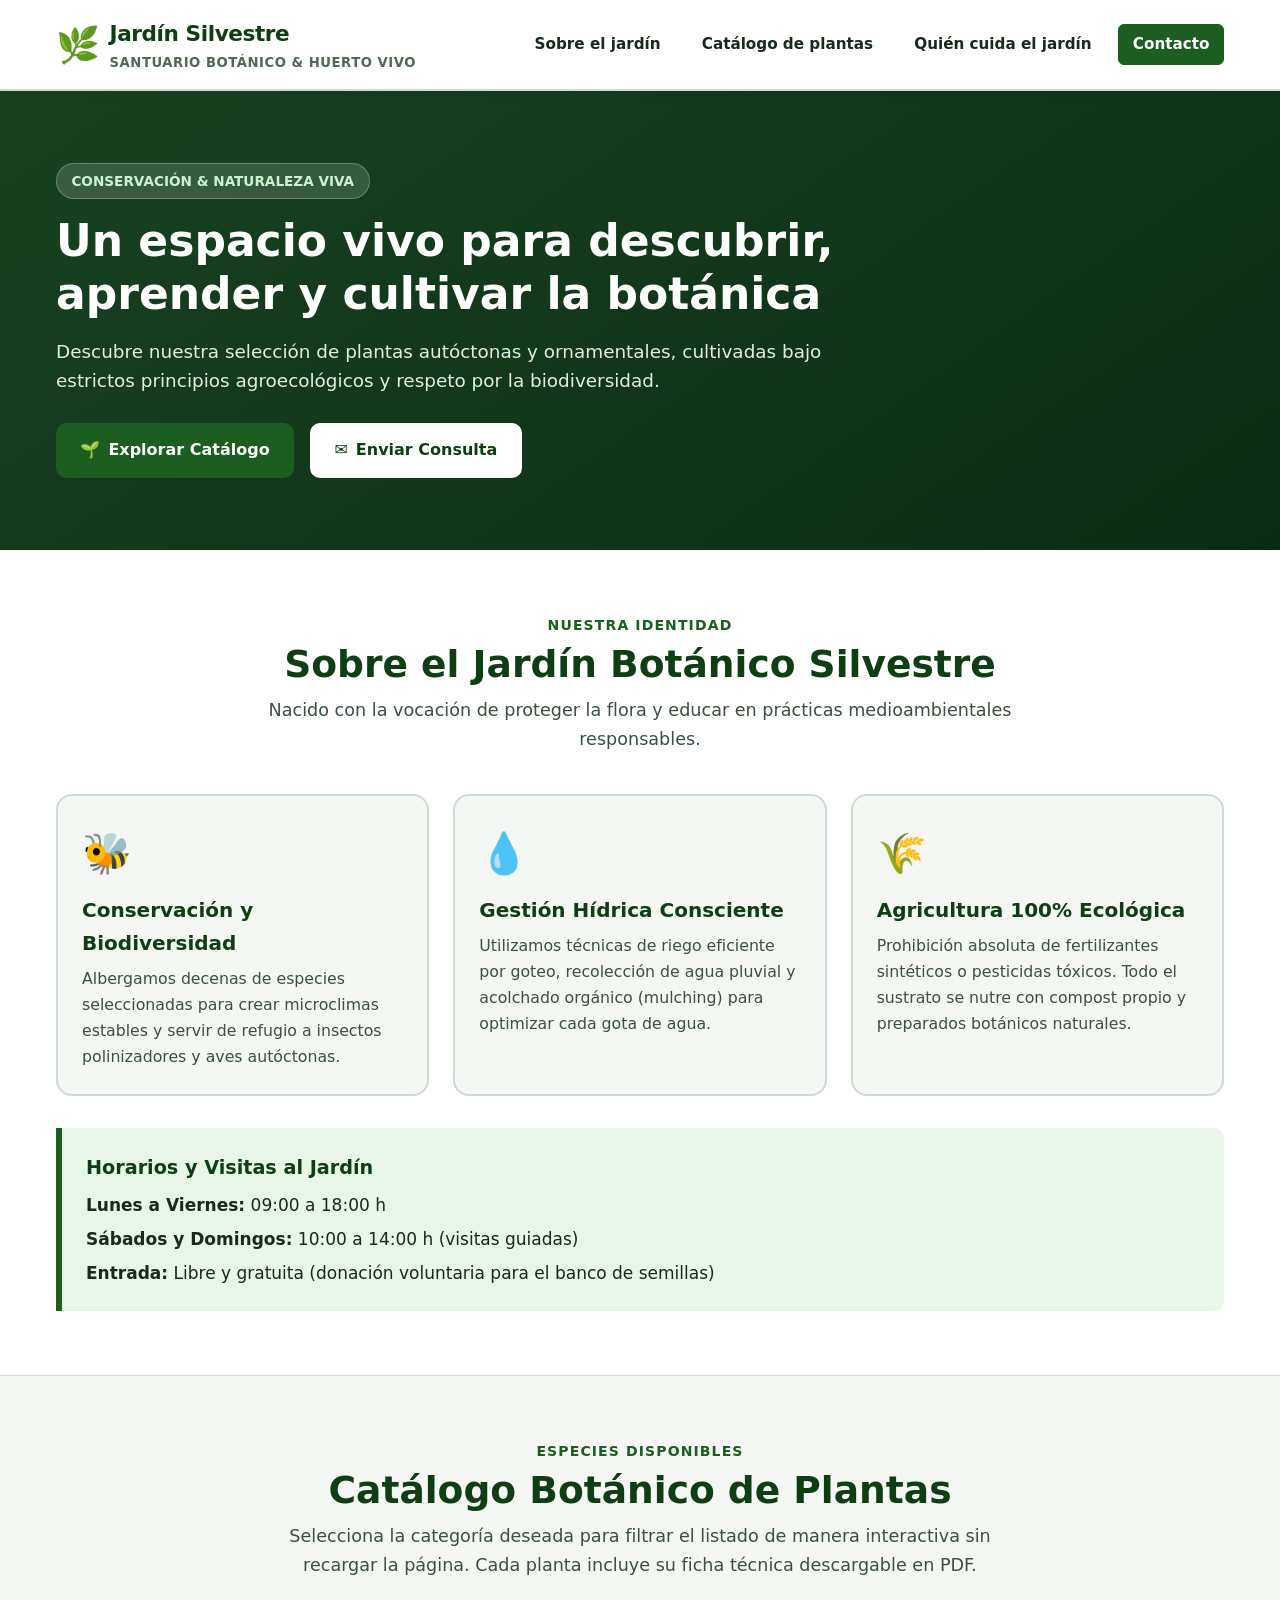
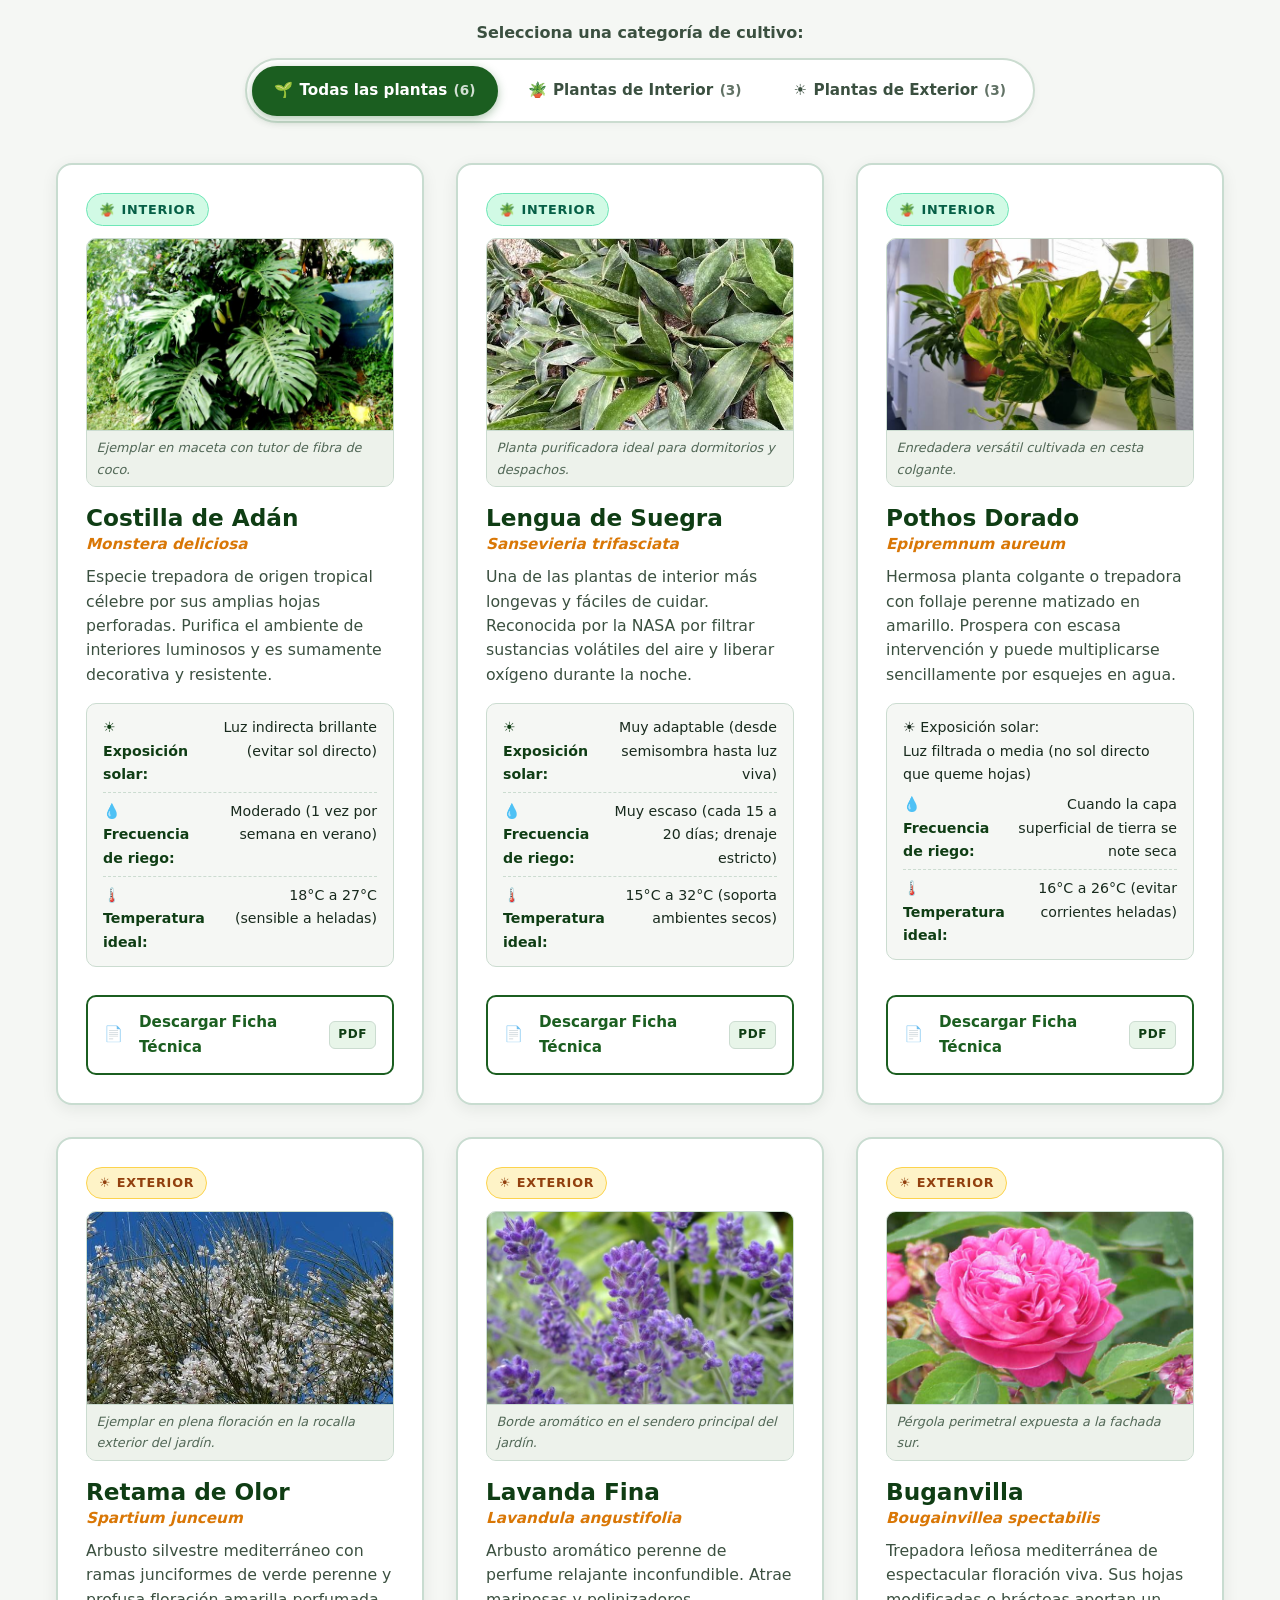
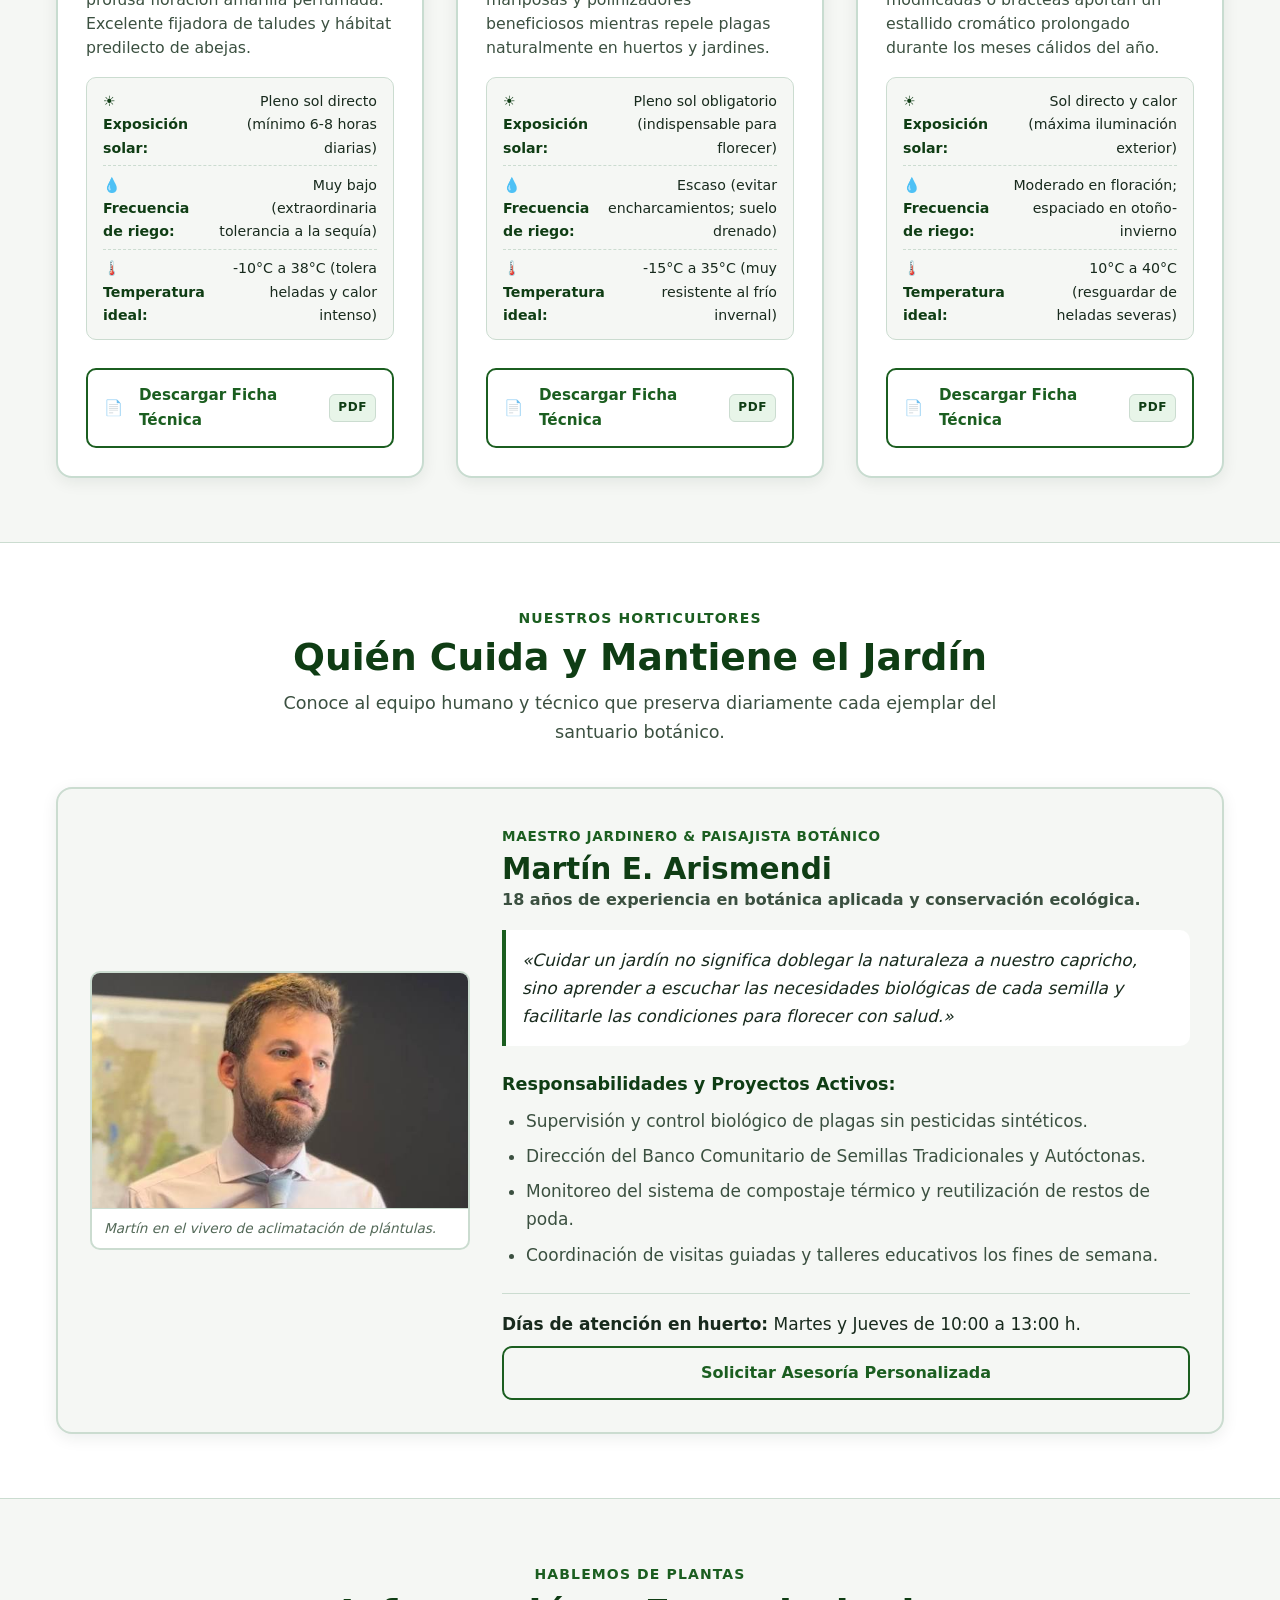
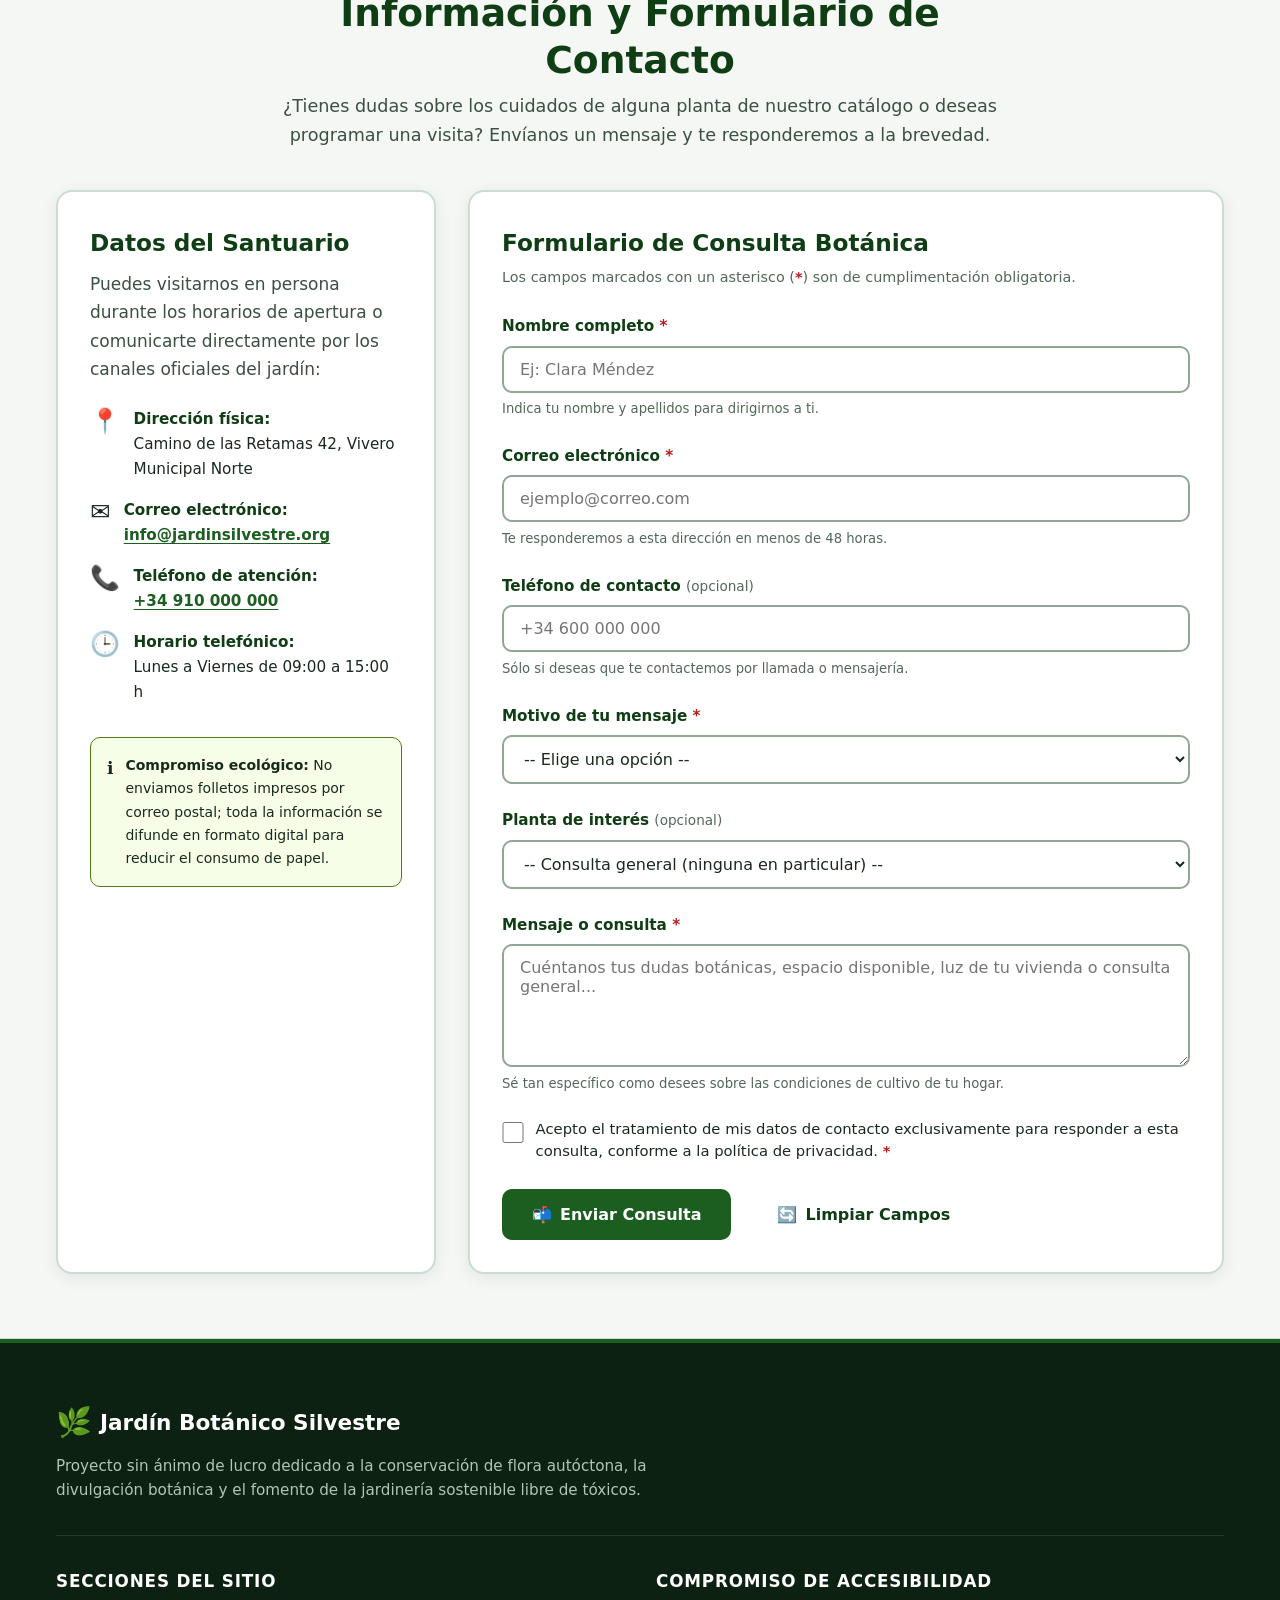
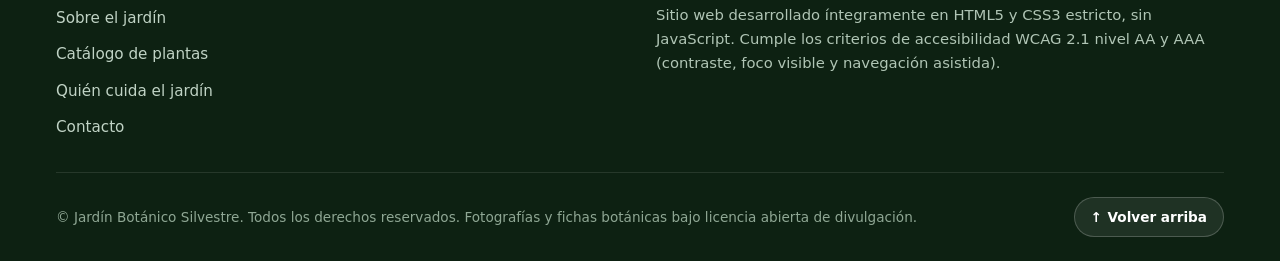
<file: version-gemini/index.html>
<!DOCTYPE html>
<html lang="es">
<head>
  <meta charset="UTF-8">
  <meta name="viewport" content="width=device-width, initial-scale=1.0">
  <meta name="description" content="Jardín Botánico Silvestre: Colección botánica viva de plantas de interior y exterior. Consulta fichas técnicas descargables en PDF, consejos de cultivo ecológico y mantente en contacto.">
  <title>Jardín Botánico Silvestre | Catálogo de Plantas de Interior y Exterior</title>
  
  <!-- Enlace obligatorio a la hoja de estilos externa -->
  <link rel="stylesheet" href="estilosIA.css">
</head>
<body>

  <!-- Enlaces de salto accesible para navegación asistida con teclado (WCAG 2.4.1) -->
  <a href="#contenido-principal" class="salto-accesible">Saltar al contenido principal</a>
  <a href="#catalogo" class="salto-accesible">Saltar directamente al catálogo de plantas</a>

  <!-- ==========================================
       1. ENCABEZADO Y BARRA DE NAVEGACIÓN
       ========================================== -->
  <header id="encabezado" class="encabezado-sitio" role="banner">
    <div class="contenedor encabezado-contenedor">
      <div class="marca-sitio">
        <span class="marca-icono" aria-hidden="true">🌿</span>
        <div class="marca-textos">
          <span class="marca-titulo">Jardín Silvestre</span>
          <span class="marca-subtitulo">Santuario Botánico &amp; Huerto Vivo</span>
        </div>
      </div>

      <!-- Navegación principal accesible con enlaces ancla a las secciones -->
      <nav class="navegacion-principal" aria-label="Navegación principal del sitio">
        <ul class="nav-lista">
          <li class="nav-item"><a href="#sobre-el-sitio" class="nav-enlace">Sobre el jardín</a></li>
          <li class="nav-item"><a href="#catalogo" class="nav-enlace">Catálogo de plantas</a></li>
          <li class="nav-item"><a href="#cuidador" class="nav-enlace">Quién cuida el jardín</a></li>
          <li class="nav-item"><a href="#contacto" class="nav-enlace nav-enlace-cta">Contacto</a></li>
        </ul>
      </nav>
    </div>
  </header>

  <!-- ==========================================
       HERO / PRESENTACIÓN PRINCIPAL
       ========================================== -->
  <section class="seccion-hero" aria-labelledby="hero-titulo">
    <div class="contenedor hero-contenedor">
      <div class="hero-contenido">
        <span class="etiqueta-destacada">Conservación &amp; Naturaleza Viva</span>
        <h1 id="hero-titulo" class="hero-titulo">Un espacio vivo para descubrir, aprender y cultivar la botánica</h1>
        <p class="hero-bajada">
          Descubre nuestra selección de plantas autóctonas y ornamentales, cultivadas bajo estrictos principios agroecológicos y respeto por la biodiversidad.
        </p>
        <div class="hero-acciones">
          <a href="#catalogo" class="btn btn-primario">
            <span aria-hidden="true">🌱</span> Explorar Catálogo
          </a>
          <a href="#contacto" class="btn btn-secundario">
            <span aria-hidden="true">✉️</span> Enviar Consulta
          </a>
        </div>
      </div>
    </div>
  </section>

  <!-- ==========================================
       CONTENIDO PRINCIPAL
       ========================================== -->
  <main id="contenido-principal" role="main">

    <!-- ==========================================
         SECCIÓN A: INFORMACIÓN DEL SITIO / SOBRE EL SITIO
         ========================================== -->
    <section id="sobre-el-sitio" class="seccion seccion-sobre" aria-labelledby="titulo-sobre">
      <div class="contenedor">
        <header class="seccion-encabezado">
          <p class="subtitulo-seccion">Nuestra identidad</p>
          <h2 id="titulo-sobre" class="titulo-seccion">Sobre el Jardín Botánico Silvestre</h2>
          <p class="descripcion-seccion">
            Nacido con la vocación de proteger la flora y educar en prácticas medioambientales responsables.
          </p>
        </header>

        <div class="sobre-grid">
          <article class="tarjeta-info">
            <div class="tarjeta-info-icono" aria-hidden="true">🐝</div>
            <h3 class="tarjeta-info-titulo">Conservación y Biodiversidad</h3>
            <p class="tarjeta-info-texto">
              Albergamos decenas de especies seleccionadas para crear microclimas estables y servir de refugio a insectos polinizadores y aves autóctonas.
            </p>
          </article>

          <article class="tarjeta-info">
            <div class="tarjeta-info-icono" aria-hidden="true">💧</div>
            <h3 class="tarjeta-info-titulo">Gestión Hídrica Consciente</h3>
            <p class="tarjeta-info-texto">
              Utilizamos técnicas de riego eficiente por goteo, recolección de agua pluvial y acolchado orgánico (mulching) para optimizar cada gota de agua.
            </p>
          </article>

          <article class="tarjeta-info">
            <div class="tarjeta-info-icono" aria-hidden="true">🌾</div>
            <h3 class="tarjeta-info-titulo">Agricultura 100% Ecológica</h3>
            <p class="tarjeta-info-texto">
              Prohibición absoluta de fertilizantes sintéticos o pesticidas tóxicos. Todo el sustrato se nutre con compost propio y preparados botánicos naturales.
            </p>
          </article>
        </div>

        <!-- Fila de datos prácticos del jardín -->
        <aside class="datos-practicos" aria-label="Información para visitantes">
          <h3 class="datos-practicos-titulo">Horarios y Visitas al Jardín</h3>
          <ul class="datos-lista">
            <li><strong>Lunes a Viernes:</strong> 09:00 a 18:00 h</li>
            <li><strong>Sábados y Domingos:</strong> 10:00 a 14:00 h (visitas guiadas)</li>
            <li><strong>Entrada:</strong> Libre y gratuita (donación voluntaria para el banco de semillas)</li>
          </ul>
        </aside>
      </div>
    </section>

    <!-- ==========================================
         SECCIÓN D: CATÁLOGO DE PLANTAS (INTERIOR Y EXTERIOR)
         Filtrado estático en CSS mediante Radio Buttons y :checked
         ========================================== -->
    <section id="catalogo" class="seccion seccion-catalogo" aria-labelledby="titulo-catalogo">
      <div class="contenedor">
        <header class="seccion-encabezado">
          <p class="subtitulo-seccion">Especies disponibles</p>
          <h2 id="titulo-catalogo" class="titulo-seccion">Catálogo Botánico de Plantas</h2>
          <p class="descripcion-seccion">
            Selecciona la categoría deseada para filtrar el listado de manera interactiva sin recargar la página. Cada planta incluye su ficha técnica descargable en PDF.
          </p>
        </header>

        <!-- CONTENEDOR DEL SISTEMA DE FILTRADO ESTÁTICO (CSS PURO) -->
        <div class="sistema-filtrado">

          <!-- INPUTS DE RADIO OCULTOS ACCESIBLES (CONTROLADORES DE ESTADO) -->
          <input type="radio" name="filtro-categoria" id="cat-todas" class="filtro-radio" checked>
          <input type="radio" name="filtro-categoria" id="cat-interior" class="filtro-radio">
          <input type="radio" name="filtro-categoria" id="cat-exterior" class="filtro-radio">

          <!-- BARRA DE BOTONES / PESTAÑAS VINCULADAS MEDIANTE LABEL FOR -->
          <div class="filtro-controles" role="region" aria-label="Controles de filtro por categoría">
            <p id="instruccion-filtro" class="filtro-leyenda">Selecciona una categoría de cultivo:</p>
            <div class="filtro-botones" role="radiogroup" aria-labelledby="instruccion-filtro">
              <label for="cat-todas" class="filtro-btn btn-todas">
                <span class="filtro-icono" aria-hidden="true">🌱</span>
                <span>Todas las plantas</span>
                <span class="filtro-contador" aria-label="6 especies en total">(6)</span>
              </label>

              <label for="cat-interior" class="filtro-btn btn-interior">
                <span class="filtro-icono" aria-hidden="true">🪴</span>
                <span>Plantas de Interior</span>
                <span class="filtro-contador" aria-label="3 especies de interior">(3)</span>
              </label>

              <label for="cat-exterior" class="filtro-btn btn-exterior">
                <span class="filtro-icono" aria-hidden="true">☀️</span>
                <span>Plantas de Exterior</span>
                <span class="filtro-contador" aria-label="3 especies de exterior">(3)</span>
              </label>
            </div>
          </div>

          <!-- GRID DE TARJETAS DE PLANTAS (RESPONDE AL ESTADO DE LOS RADIOS) -->
          <div class="catalogo-grid" id="grid-tarjetas" role="region" aria-live="polite" aria-label="Tarjetas de plantas filtradas">

            <!-- ==========================================
                 PLANTA 1: INTERIOR - MONSTERA DELICIOSA
                 ========================================== -->
            <article class="tarjeta-planta planta-interior" aria-labelledby="planta-1-nombre">
              <div class="tarjeta-badge-contenedor">
                <span class="badge-categoria badge-interior">
                  <span aria-hidden="true">🪴</span> Interior
                </span>
              </div>

              <figure class="tarjeta-figura">
                <img src="imagenes/monstera.jpg" 
                     alt="Follaje verde oscuro con características hojas perforadas y fenestradas de una Monstera deliciosa en maceta" 
                     width="800" 
                     height="520" 
                     loading="lazy" 
                     class="tarjeta-imagen">
                <figcaption class="tarjeta-caption">Ejemplar en maceta con tutor de fibra de coco.</figcaption>
              </figure>

              <div class="tarjeta-cuerpo">
                <div class="tarjeta-titulares">
                  <h3 id="planta-1-nombre" class="planta-titulo">Costilla de Adán</h3>
                  <p class="planta-cientifico"><em>Monstera deliciosa</em></p>
                </div>

                <p class="planta-descripcion">
                  Especie trepadora de origen tropical célebre por sus amplias hojas perforadas. Purifica el ambiente de interiores luminosos y es sumamente decorativa y resistente.
                </p>

                <!-- Ficha técnica rápida con dl (Description List semántica) -->
                <dl class="ficha-datos">
                  <div class="ficha-dato-fila">
                    <dt>☀️ Exposición solar:</dt>
                    <dd>Luz indirecta brillante (evitar sol directo)</dd>
                  </div>
                  <div class="ficha-dato-fila">
                    <dt>💧 Frecuencia de riego:</dt>
                    <dd>Moderado (1 vez por semana en verano)</dd>
                  </div>
                  <div class="ficha-dato-fila">
                    <dt>🌡️ Temperatura ideal:</dt>
                    <dd>18°C a 27°C (sensible a heladas)</dd>
                  </div>
                </dl>

                <!-- Enlace de descarga al PDF en carpeta info/ -->
                <div class="tarjeta-accion">
                  <a href="info/monstera.pdf" 
                     download="Ficha-Monstera-Deliciosa.pdf" 
                     class="btn btn-descarga" 
                     aria-label="Descargar ficha técnica en PDF de la Costilla de Adán (Monstera deliciosa)">
                    <span class="descarga-icono" aria-hidden="true">📄</span>
                    <span class="descarga-texto">Descargar Ficha Técnica</span>
                    <span class="descarga-formato">PDF</span>
                  </a>
                </div>
              </div>
            </article>

            <!-- ==========================================
                 PLANTA 2: INTERIOR - SANSEVIERIA TRIFASCIATA
                 ========================================== -->
            <article class="tarjeta-planta planta-interior" aria-labelledby="planta-2-nombre">
              <div class="tarjeta-badge-contenedor">
                <span class="badge-categoria badge-interior">
                  <span aria-hidden="true">🪴</span> Interior
                </span>
              </div>

              <figure class="tarjeta-figura">
                <img src="imagenes/sansevieria.jpg" 
                     alt="Hojas verticales rígidas y puntiagudas con bordes amarillos y jaspeado verde de Sansevieria trifasciata" 
                     width="800" 
                     height="520" 
                     loading="lazy" 
                     class="tarjeta-imagen">
                <figcaption class="tarjeta-caption">Planta purificadora ideal para dormitorios y despachos.</figcaption>
              </figure>

              <div class="tarjeta-cuerpo">
                <div class="tarjeta-titulares">
                  <h3 id="planta-2-nombre" class="planta-titulo">Lengua de Suegra</h3>
                  <p class="planta-cientifico"><em>Sansevieria trifasciata</em></p>
                </div>

                <p class="planta-descripcion">
                  Una de las plantas de interior más longevas y fáciles de cuidar. Reconocida por la NASA por filtrar sustancias volátiles del aire y liberar oxígeno durante la noche.
                </p>

                <dl class="ficha-datos">
                  <div class="ficha-dato-fila">
                    <dt>☀️ Exposición solar:</dt>
                    <dd>Muy adaptable (desde semisombra hasta luz viva)</dd>
                  </div>
                  <div class="ficha-dato-fila">
                    <dt>💧 Frecuencia de riego:</dt>
                    <dd>Muy escaso (cada 15 a 20 días; drenaje estricto)</dd>
                  </div>
                  <div class="ficha-dato-fila">
                    <dt>🌡️ Temperatura ideal:</dt>
                    <dd>15°C a 32°C (soporta ambientes secos)</dd>
                  </div>
                </dl>

                <div class="tarjeta-accion">
                  <a href="info/sansevieria.pdf" 
                     download="Ficha-Sansevieria-Trifasciata.pdf" 
                     class="btn btn-descarga" 
                     aria-label="Descargar ficha técnica en PDF de la Lengua de Suegra (Sansevieria trifasciata)">
                    <span class="descarga-icono" aria-hidden="true">📄</span>
                    <span class="descarga-texto">Descargar Ficha Técnica</span>
                    <span class="descarga-formato">PDF</span>
                  </a>
                </div>
              </div>
            </article>

            <!-- ==========================================
                 PLANTA 3: INTERIOR - EPIPREMNUM AUREUM (POTHOS)
                 ========================================== -->
            <article class="tarjeta-planta planta-interior" aria-labelledby="planta-3-nombre">
              <div class="tarjeta-badge-contenedor">
                <span class="badge-categoria badge-interior">
                  <span aria-hidden="true">🪴</span> Interior
                </span>
              </div>

              <figure class="tarjeta-figura">
                <img src="imagenes/pothos.jpg" 
                     alt="Tallos colgantes repletos de hojas cordiformes en tonos verde esmeralda y crema de Pothos dorado" 
                     width="800" 
                     height="520" 
                     loading="lazy" 
                     class="tarjeta-imagen">
                <figcaption class="tarjeta-caption">Enredadera versátil cultivada en cesta colgante.</figcaption>
              </figure>

              <div class="tarjeta-cuerpo">
                <div class="tarjeta-titulares">
                  <h3 id="planta-3-nombre" class="planta-titulo">Pothos Dorado</h3>
                  <p class="planta-cientifico"><em>Epipremnum aureum</em></p>
                </div>

                <p class="planta-descripcion">
                  Hermosa planta colgante o trepadora con follaje perenne matizado en amarillo. Prospera con escasa intervención y puede multiplicarse sencillamente por esquejes en agua.
                </p>

                <dl class="ficha-datos">
                  <div class="ficha-datos-fila">
                    <dt>☀️ Exposición solar:</dt>
                    <dd>Luz filtrada o media (no sol directo que queme hojas)</dd>
                  </div>
                  <div class="ficha-dato-fila">
                    <dt>💧 Frecuencia de riego:</dt>
                    <dd>Cuando la capa superficial de tierra se note seca</dd>
                  </div>
                  <div class="ficha-dato-fila">
                    <dt>🌡️ Temperatura ideal:</dt>
                    <dd>16°C a 26°C (evitar corrientes heladas)</dd>
                  </div>
                </dl>

                <div class="tarjeta-accion">
                  <a href="info/pothos.pdf" 
                     download="Ficha-Epipremnum-Aureum-Pothos.pdf" 
                     class="btn btn-descarga" 
                     aria-label="Descargar ficha técnica en PDF del Pothos Dorado (Epipremnum aureum)">
                    <span class="descarga-icono" aria-hidden="true">📄</span>
                    <span class="descarga-texto">Descargar Ficha Técnica</span>
                    <span class="descarga-formato">PDF</span>
                  </a>
                </div>
              </div>
            </article>

            <!-- ==========================================
                 PLANTA 4: EXTERIOR - SPARTIUM JUNCEUM (RETAMAS)
                 ========================================== -->
            <article class="tarjeta-planta planta-exterior" aria-labelledby="planta-4-nombre">
              <div class="tarjeta-badge-contenedor">
                <span class="badge-categoria badge-exterior">
                  <span aria-hidden="true">☀️</span> Exterior
                </span>
              </div>

              <figure class="tarjeta-figura">
                <img src="imagenes/retamas.jpg" 
                     alt="Arbusto de retamas con ramas cilíndricas verdes cargadas de flores amarillas brillantes y aromáticas" 
                     width="800" 
                     height="520" 
                     loading="lazy" 
                     class="tarjeta-imagen">
                <figcaption class="tarjeta-caption">Ejemplar en plena floración en la rocalla exterior del jardín.</figcaption>
              </figure>

              <div class="tarjeta-cuerpo">
                <div class="tarjeta-titulares">
                  <h3 id="planta-4-nombre" class="planta-titulo">Retama de Olor</h3>
                  <p class="planta-cientifico"><em>Spartium junceum</em></p>
                </div>

                <p class="planta-descripcion">
                  Arbusto silvestre mediterráneo con ramas junciformes de verde perenne y profusa floración amarilla perfumada. Excelente fijadora de taludes y hábitat predilecto de abejas.
                </p>

                <dl class="ficha-datos">
                  <div class="ficha-dato-fila">
                    <dt>☀️ Exposición solar:</dt>
                    <dd>Pleno sol directo (mínimo 6-8 horas diarias)</dd>
                  </div>
                  <div class="ficha-dato-fila">
                    <dt>💧 Frecuencia de riego:</dt>
                    <dd>Muy bajo (extraordinaria tolerancia a la sequía)</dd>
                  </div>
                  <div class="ficha-dato-fila">
                    <dt>🌡️ Temperatura ideal:</dt>
                    <dd>-10°C a 38°C (tolera heladas y calor intenso)</dd>
                  </div>
                </dl>

                <div class="tarjeta-accion">
                  <a href="info/retamas.pdf" 
                     download="Ficha-Retamas-Spartium-Junceum.pdf" 
                     class="btn btn-descarga" 
                     aria-label="Descargar ficha técnica en PDF de la Retama de Olor (Spartium junceum)">
                    <span class="descarga-icono" aria-hidden="true">📄</span>
                    <span class="descarga-texto">Descargar Ficha Técnica</span>
                    <span class="descarga-formato">PDF</span>
                  </a>
                </div>
              </div>
            </article>

            <!-- ==========================================
                 PLANTA 5: EXTERIOR - LAVANDULA ANGUSTIFOLIA
                 ========================================== -->
            <article class="tarjeta-planta planta-exterior" aria-labelledby="planta-5-nombre">
              <div class="tarjeta-badge-contenedor">
                <span class="badge-categoria badge-exterior">
                  <span aria-hidden="true">☀️</span> Exterior
                </span>
              </div>

              <figure class="tarjeta-figura">
                <img src="imagenes/lavanda.jpg" 
                     alt="Hileras de lavanda provenzal con espigas florales violetas y follaje plateado aromático" 
                     width="800" 
                     height="520" 
                     loading="lazy" 
                     class="tarjeta-imagen">
                <figcaption class="tarjeta-caption">Borde aromático en el sendero principal del jardín.</figcaption>
              </figure>

              <div class="tarjeta-cuerpo">
                <div class="tarjeta-titulares">
                  <h3 id="planta-5-nombre" class="planta-titulo">Lavanda Fina</h3>
                  <p class="planta-cientifico"><em>Lavandula angustifolia</em></p>
                </div>

                <p class="planta-descripcion">
                  Arbusto aromático perenne de perfume relajante inconfundible. Atrae mariposas y polinizadores beneficiosos mientras repele plagas naturalmente en huertos y jardines.
                </p>

                <dl class="ficha-datos">
                  <div class="ficha-dato-fila">
                    <dt>☀️ Exposición solar:</dt>
                    <dd>Pleno sol obligatorio (indispensable para florecer)</dd>
                  </div>
                  <div class="ficha-dato-fila">
                    <dt>💧 Frecuencia de riego:</dt>
                    <dd>Escaso (evitar encharcamientos; suelo drenado)</dd>
                  </div>
                  <div class="ficha-dato-fila">
                    <dt>🌡️ Temperatura ideal:</dt>
                    <dd>-15°C a 35°C (muy resistente al frío invernal)</dd>
                  </div>
                </dl>

                <div class="tarjeta-accion">
                  <a href="info/lavanda.pdf" 
                     download="Ficha-Lavanda-Angustifolia.pdf" 
                     class="btn btn-descarga" 
                     aria-label="Descargar ficha técnica en PDF de la Lavanda Fina (Lavandula angustifolia)">
                    <span class="descarga-icono" aria-hidden="true">📄</span>
                    <span class="descarga-texto">Descargar Ficha Técnica</span>
                    <span class="descarga-formato">PDF</span>
                  </a>
                </div>
              </div>
            </article>

            <!-- ==========================================
                 PLANTA 6: EXTERIOR - BOUGAINVILLEA SPECTABILIS
                 ========================================== -->
            <article class="tarjeta-planta planta-exterior" aria-labelledby="planta-6-nombre">
              <div class="tarjeta-badge-contenedor">
                <span class="badge-categoria badge-exterior">
                  <span aria-hidden="true">☀️</span> Exterior
                </span>
              </div>

              <figure class="tarjeta-figura">
                <img src="imagenes/buganvilla.jpg" 
                     alt="Trepadora de buganvilla cubriendo un muro de piedra con abundantes brácteas fucsias intensas" 
                     width="800" 
                     height="520" 
                     loading="lazy" 
                     class="tarjeta-imagen">
                <figcaption class="tarjeta-caption">Pérgola perimetral expuesta a la fachada sur.</figcaption>
              </figure>

              <div class="tarjeta-cuerpo">
                <div class="tarjeta-titulares">
                  <h3 id="planta-6-nombre" class="planta-titulo">Buganvilla</h3>
                  <p class="planta-cientifico"><em>Bougainvillea spectabilis</em></p>
                </div>

                <p class="planta-descripcion">
                  Trepadora leñosa mediterránea de espectacular floración viva. Sus hojas modificadas o brácteas aportan un estallido cromático prolongado durante los meses cálidos del año.
                </p>

                <dl class="ficha-datos">
                  <div class="ficha-dato-fila">
                    <dt>☀️ Exposición solar:</dt>
                    <dd>Sol directo y calor (máxima iluminación exterior)</dd>
                  </div>
                  <div class="ficha-dato-fila">
                    <dt>💧 Frecuencia de riego:</dt>
                    <dd>Moderado en floración; espaciado en otoño-invierno</dd>
                  </div>
                  <div class="ficha-dato-fila">
                    <dt>🌡️ Temperatura ideal:</dt>
                    <dd>10°C a 40°C (resguardar de heladas severas)</dd>
                  </div>
                </dl>

                <div class="tarjeta-accion">
                  <a href="info/buganvilla.pdf" 
                     download="Ficha-Buganvilla-Spectabilis.pdf" 
                     class="btn btn-descarga" 
                     aria-label="Descargar ficha técnica en PDF de la Buganvilla (Bougainvillea spectabilis)">
                    <span class="descarga-icono" aria-hidden="true">📄</span>
                    <span class="descarga-texto">Descargar Ficha Técnica</span>
                    <span class="descarga-formato">PDF</span>
                  </a>
                </div>
              </div>
            </article>

          </div><!-- Fin .catalogo-grid -->
        </div><!-- Fin .sistema-filtrado -->
      </div>
    </section>

    <!-- ==========================================
         SECCIÓN C: QUIÉN MANTIENE EL SITIO (AUTOR/CUIDADOR)
         ========================================== -->
    <section id="cuidador" class="seccion seccion-cuidador" aria-labelledby="titulo-cuidador">
      <div class="contenedor">
        <header class="seccion-encabezado">
          <p class="subtitulo-seccion">Nuestros horticultores</p>
          <h2 id="titulo-cuidador" class="titulo-seccion">Quién Cuida y Mantiene el Jardín</h2>
          <p class="descripcion-seccion">
            Conoce al equipo humano y técnico que preserva diariamente cada ejemplar del santuario botánico.
          </p>
        </header>

        <article class="tarjeta-cuidador">
          <div class="cuidador-multimedia">
            <figure class="cuidador-figura">
              <img src="imagenes/cuidador.jpg" 
                   alt="Retrato de Martín E. Arismendi, maestro jardinero del santuario botánico, en el vivero de reproducción" 
                   width="800" 
                   height="520" 
                   loading="lazy" 
                   class="cuidador-imagen">
              <figcaption class="cuidador-caption">Martín en el vivero de aclimatación de plántulas.</figcaption>
            </figure>
          </div>

          <div class="cuidador-informacion">
            <div class="cuidador-cabecera">
              <span class="cuidador-rol">Maestro Jardinero &amp; Paisajista Botánico</span>
              <h3 class="cuidador-nombre">Martín E. Arismendi</h3>
              <p class="cuidador-trayectoria">18 años de experiencia en botánica aplicada y conservación ecológica.</p>
            </div>

            <blockquote class="cuidador-cita">
              <p>«Cuidar un jardín no significa doblegar la naturaleza a nuestro capricho, sino aprender a escuchar las necesidades biológicas de cada semilla y facilitarle las condiciones para florecer con salud.»</p>
            </blockquote>

            <div class="cuidador-detalles">
              <h4 class="detalles-subtitulo">Responsabilidades y Proyectos Activos:</h4>
              <ul class="cuidador-lista">
                <li>Supervisión y control biológico de plagas sin pesticidas sintéticos.</li>
                <li>Dirección del Banco Comunitario de Semillas Tradicionales y Autóctonas.</li>
                <li>Monitoreo del sistema de compostaje térmico y reutilización de restos de poda.</li>
                <li>Coordinación de visitas guiadas y talleres educativos los fines de semana.</li>
              </ul>
            </div>

            <div class="cuidador-contacto-rapido">
              <p><strong>Días de atención en huerto:</strong> Martes y Jueves de 10:00 a 13:00 h.</p>
              <a href="#contacto" class="btn btn-outline">Solicitar Asesoría Personalizada</a>
            </div>
          </div>
        </article>
      </div>
    </section>

    <!-- ==========================================
         SECCIÓN B: INFORMACIÓN DE CONTACTO Y FORMULARIO
         ========================================== -->
    <section id="contacto" class="seccion seccion-contacto" aria-labelledby="titulo-contacto">
      <div class="contenedor">
        <header class="seccion-encabezado">
          <p class="subtitulo-seccion">Hablemos de plantas</p>
          <h2 id="titulo-contacto" class="titulo-seccion">Información y Formulario de Contacto</h2>
          <p class="descripcion-seccion">
            ¿Tienes dudas sobre los cuidados de alguna planta de nuestro catálogo o deseas programar una visita? Envíanos un mensaje y te responderemos a la brevedad.
          </p>
        </header>

        <div class="contacto-columnas">
          <!-- Columna 1: Información de contacto y ubicación -->
          <aside class="contacto-info" aria-label="Canales directos de contacto">
            <h3 class="contacto-info-titulo">Datos del Santuario</h3>
            <p class="contacto-info-intro">
              Puedes visitarnos en persona durante los horarios de apertura o comunicarte directamente por los canales oficiales del jardín:
            </p>

            <ul class="contacto-datos-lista">
              <li class="contacto-dato-item">
                <span class="contacto-icono" aria-hidden="true">📍</span>
                <div>
                  <strong>Dirección física:</strong>
                  <p>Camino de las Retamas 42, Vivero Municipal Norte</p>
                </div>
              </li>
              <li class="contacto-dato-item">
                <span class="contacto-icono" aria-hidden="true">✉️</span>
                <div>
                  <strong>Correo electrónico:</strong>
                  <p><a href="mailto:info@jardinsilvestre.org" class="enlace-contacto">info@jardinsilvestre.org</a></p>
                </div>
              </li>
              <li class="contacto-dato-item">
                <span class="contacto-icono" aria-hidden="true">📞</span>
                <div>
                  <strong>Teléfono de atención:</strong>
                  <p><a href="tel:+34910000000" class="enlace-contacto">+34 910 000 000</a></p>
                </div>
              </li>
              <li class="contacto-dato-item">
                <span class="contacto-icono" aria-hidden="true">🕒</span>
                <div>
                  <strong>Horario telefónico:</strong>
                  <p>Lunes a Viernes de 09:00 a 15:00 h</p>
                </div>
              </li>
            </ul>

            <div class="contacto-aviso">
              <span class="aviso-icono" aria-hidden="true">ℹ️</span>
              <p>
                <strong>Compromiso ecológico:</strong> No enviamos folletos impresos por correo postal; toda la información se difunde en formato digital para reducir el consumo de papel.
              </p>
            </div>
          </aside>

          <!-- Columna 2: Formulario accesible con validación nativa -->
          <div class="contacto-formulario-contenedor">
            <form action="#contacto" method="post" class="formulario-contacto">
              <fieldset class="formulario-bloque">
                <legend class="formulario-leyenda">Formulario de Consulta Botánica</legend>
                
                <p class="formulario-nota">
                  Los campos marcados con un asterisco (<span class="marca-requerido" aria-hidden="true">*</span>) son de cumplimentación obligatoria.
                </p>

                <!-- Campo: Nombre Completo -->
                <div class="campo-grupo">
                  <label for="campo-nombre" class="campo-etiqueta">
                    Nombre completo <span class="marca-requerido" aria-label="obligatorio">*</span>
                  </label>
                  <input type="text" 
                         id="campo-nombre" 
                         name="nombre" 
                         required 
                         autocomplete="name" 
                         placeholder="Ej: Clara Méndez" 
                         aria-required="true" 
                         aria-describedby="ayuda-nombre" 
                         class="campo-input">
                  <span id="ayuda-nombre" class="campo-ayuda">Indica tu nombre y apellidos para dirigirnos a ti.</span>
                </div>

                <!-- Campo: Correo Electrónico -->
                <div class="campo-grupo">
                  <label for="campo-email" class="campo-etiqueta">
                    Correo electrónico <span class="marca-requerido" aria-label="obligatorio">*</span>
                  </label>
                  <input type="email" 
                         id="campo-email" 
                         name="email" 
                         required 
                         autocomplete="email" 
                         placeholder="ejemplo@correo.com" 
                         aria-required="true" 
                         aria-describedby="ayuda-email" 
                         class="campo-input">
                  <span id="ayuda-email" class="campo-ayuda">Te responderemos a esta dirección en menos de 48 horas.</span>
                </div>

                <!-- Campo: Teléfono (opcional) -->
                <div class="campo-grupo">
                  <label for="campo-telefono" class="campo-etiqueta">
                    Teléfono de contacto <span class="campo-opcional">(opcional)</span>
                  </label>
                  <input type="tel" 
                         id="campo-telefono" 
                         name="telefono" 
                         autocomplete="tel" 
                         placeholder="+34 600 000 000" 
                         aria-describedby="ayuda-telefono" 
                         class="campo-input">
                  <span id="ayuda-telefono" class="campo-ayuda">Sólo si deseas que te contactemos por llamada o mensajería.</span>
                </div>

                <!-- Campo: Motivo de la Consulta -->
                <div class="campo-grupo">
                  <label for="campo-motivo" class="campo-etiqueta">
                    Motivo de tu mensaje <span class="marca-requerido" aria-label="obligatorio">*</span>
                  </label>
                  <select id="campo-motivo" 
                          name="motivo" 
                          required 
                          aria-required="true" 
                          class="campo-select">
                    <option value="" disabled selected>-- Elige una opción --</option>
                    <option value="cuidados">Consulta sobre cuidado de especies</option>
                    <option value="visita">Reserva de visita guiada o grupal</option>
                    <option value="semillas">Intercambio en banco de semillas</option>
                    <option value="voluntariado">Voluntariado en el huerto</option>
                    <option value="otro">Otro motivo</option>
                  </select>
                </div>

                <!-- Campo: Selección de Planta de Interés -->
                <div class="campo-grupo">
                  <label for="campo-planta" class="campo-etiqueta">
                    Planta de interés <span class="campo-opcional">(opcional)</span>
                  </label>
                  <select id="campo-planta" name="planta_interes" class="campo-select">
                    <option value="ninguna">-- Consulta general (ninguna en particular) --</option>
                    <optgroup label="Plantas de Interior">
                      <option value="monstera">Costilla de Adán (Monstera deliciosa)</option>
                      <option value="sansevieria">Lengua de Suegra (Sansevieria trifasciata)</option>
                      <option value="pothos">Pothos Dorado (Epipremnum aureum)</option>
                    </optgroup>
                    <optgroup label="Plantas de Exterior">
                      <option value="retamas">Retama de Olor (Spartium junceum)</option>
                      <option value="lavanda">Lavanda Fina (Lavandula angustifolia)</option>
                      <option value="buganvilla">Buganvilla (Bougainvillea spectabilis)</option>
                    </optgroup>
                  </select>
                </div>

                <!-- Campo: Área de Texto / Mensaje -->
                <div class="campo-grupo">
                  <label for="campo-mensaje" class="campo-etiqueta">
                    Mensaje o consulta <span class="marca-requerido" aria-label="obligatorio">*</span>
                  </label>
                  <textarea id="campo-mensaje" 
                            name="mensaje" 
                            rows="5" 
                            required 
                            aria-required="true" 
                            placeholder="Cuéntanos tus dudas botánicas, espacio disponible, luz de tu vivienda o consulta general..." 
                            aria-describedby="ayuda-mensaje" 
                            class="campo-textarea"></textarea>
                  <span id="ayuda-mensaje" class="campo-ayuda">Sé tan específico como desees sobre las condiciones de cultivo de tu hogar.</span>
                </div>

                <!-- Campo: Aceptación de Términos / Privacidad -->
                <div class="campo-checkbox-grupo">
                  <input type="checkbox" 
                         id="campo-privacidad" 
                         name="privacidad" 
                         required 
                         aria-required="true" 
                         class="campo-checkbox">
                  <label for="campo-privacidad" class="campo-checkbox-etiqueta">
                    Acepto el tratamiento de mis datos de contacto exclusivamente para responder a esta consulta, conforme a la política de privacidad. <span class="marca-requerido" aria-label="obligatorio">*</span>
                  </label>
                </div>

                <!-- Botones de Acción -->
                <div class="formulario-acciones">
                  <button type="submit" class="btn btn-primario btn-formulario">
                    <span aria-hidden="true">📬</span> Enviar Consulta
                  </button>
                  <button type="reset" class="btn btn-secundario btn-formulario">
                    <span aria-hidden="true">🔄</span> Limpiar Campos
                  </button>
                </div>

              </fieldset>
            </form>
          </div>
        </div>
      </div>
    </section>

  </main>

  <!-- ==========================================
       PIE DE PÁGINA (FOOTER)
       ========================================== -->
  <footer class="pie-sitio" role="contentinfo">
    <div class="contenedor pie-contenedor">
      <div class="pie-seccion-principal">
        <div class="pie-marca">
          <span class="pie-icono" aria-hidden="true">🌿</span>
          <span class="pie-nombre">Jardín Botánico Silvestre</span>
        </div>
        <p class="pie-lema">
          Proyecto sin ánimo de lucro dedicado a la conservación de flora autóctona, la divulgación botánica y el fomento de la jardinería sostenible libre de tóxicos.
        </p>
      </div>

      <div class="pie-columnas">
        <div class="pie-columna">
          <h4 class="pie-columna-titulo">Secciones del Sitio</h4>
          <ul class="pie-enlaces">
            <li><a href="#sobre-el-sitio">Sobre el jardín</a></li>
            <li><a href="#catalogo">Catálogo de plantas</a></li>
            <li><a href="#cuidador">Quién cuida el jardín</a></li>
            <li><a href="#contacto">Contacto</a></li>
          </ul>
        </div>

        <div class="pie-columna">
          <h4 class="pie-columna-titulo">Compromiso de Accesibilidad</h4>
          <p class="pie-texto-accesibilidad">
            Sitio web desarrollado íntegramente en HTML5 y CSS3 estricto, sin JavaScript. Cumple los criterios de accesibilidad WCAG 2.1 nivel AA y AAA (contraste, foco visible y navegación asistida).
          </p>
        </div>
      </div>

      <div class="pie-inferior">
        <p class="pie-copyright">
          &copy; Jardín Botánico Silvestre. Todos los derechos reservados. Fotografías y fichas botánicas bajo licencia abierta de divulgación.
        </p>
        <a href="#encabezado" class="enlace-subir" aria-label="Volver al encabezado superior de la página">
          <span aria-hidden="true">↑</span> Volver arriba
        </a>
      </div>
    </div>
  </footer>

</body>
</html>
</file>
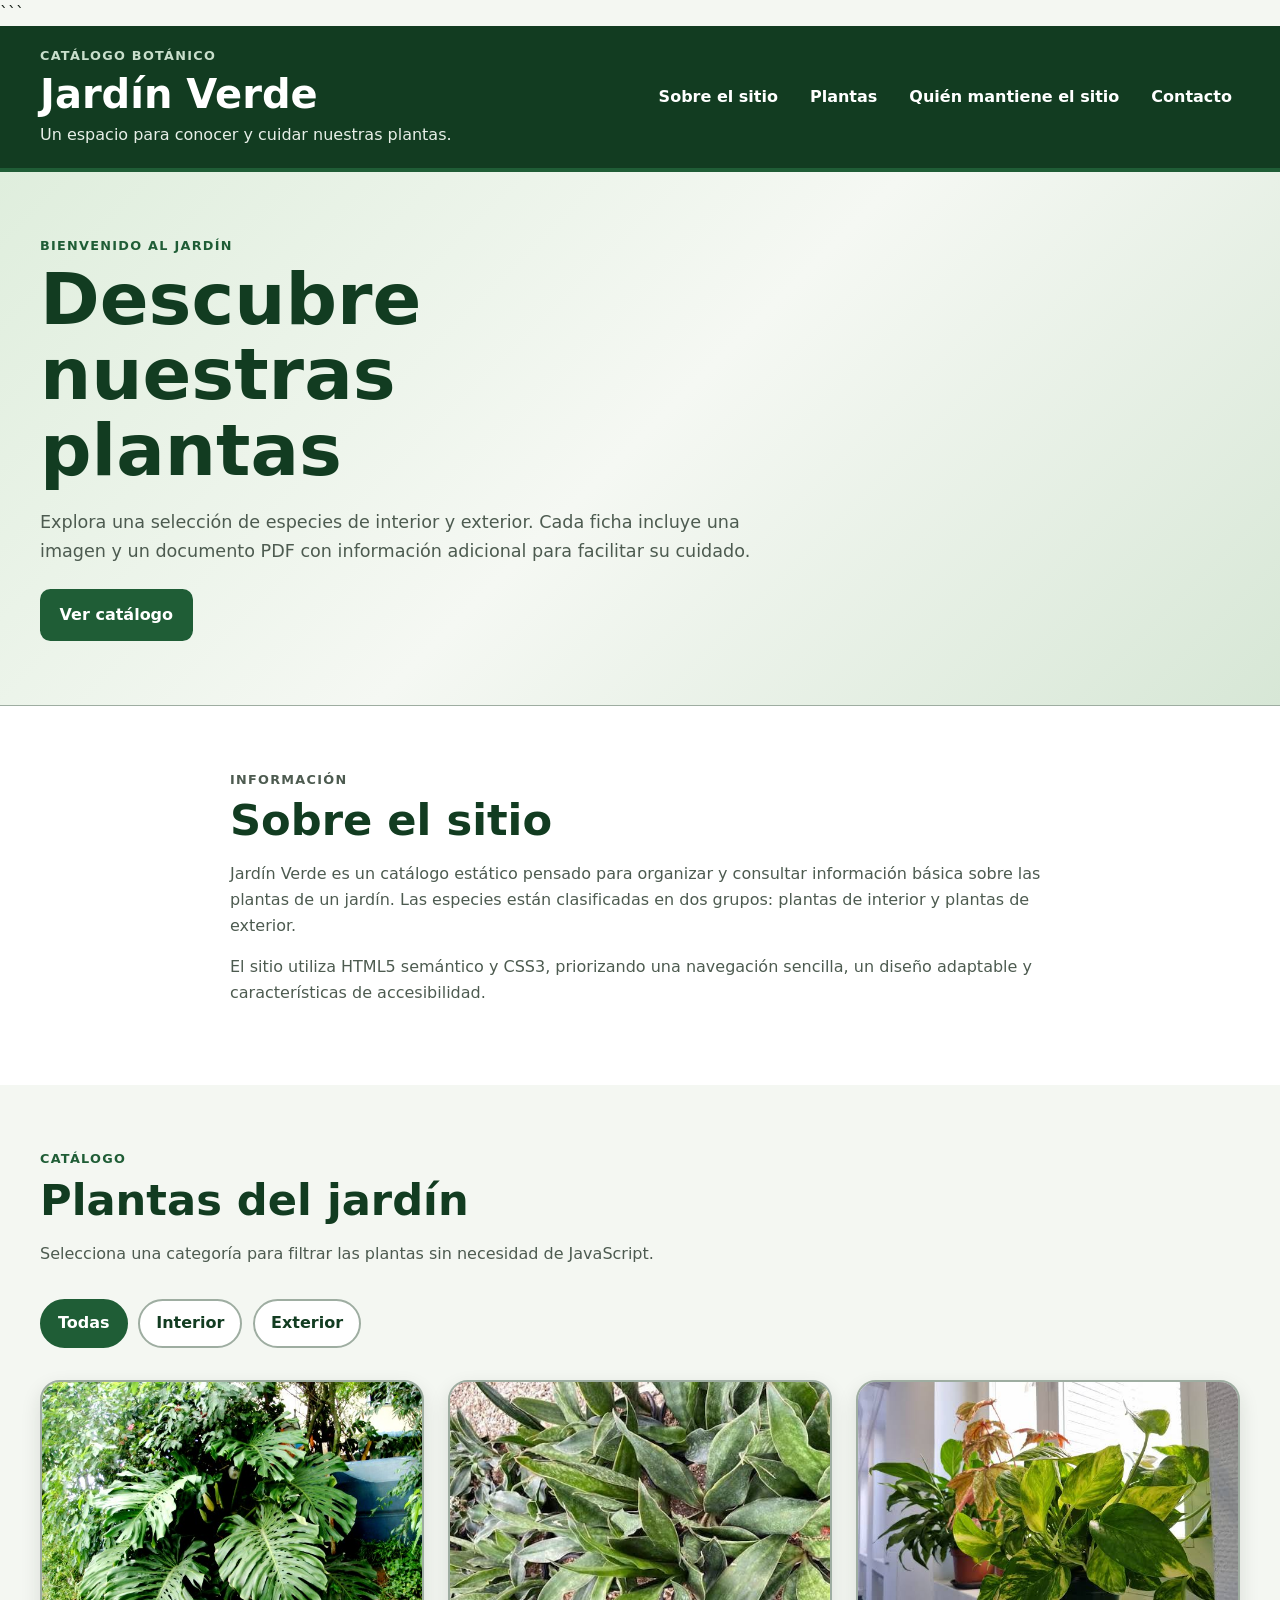
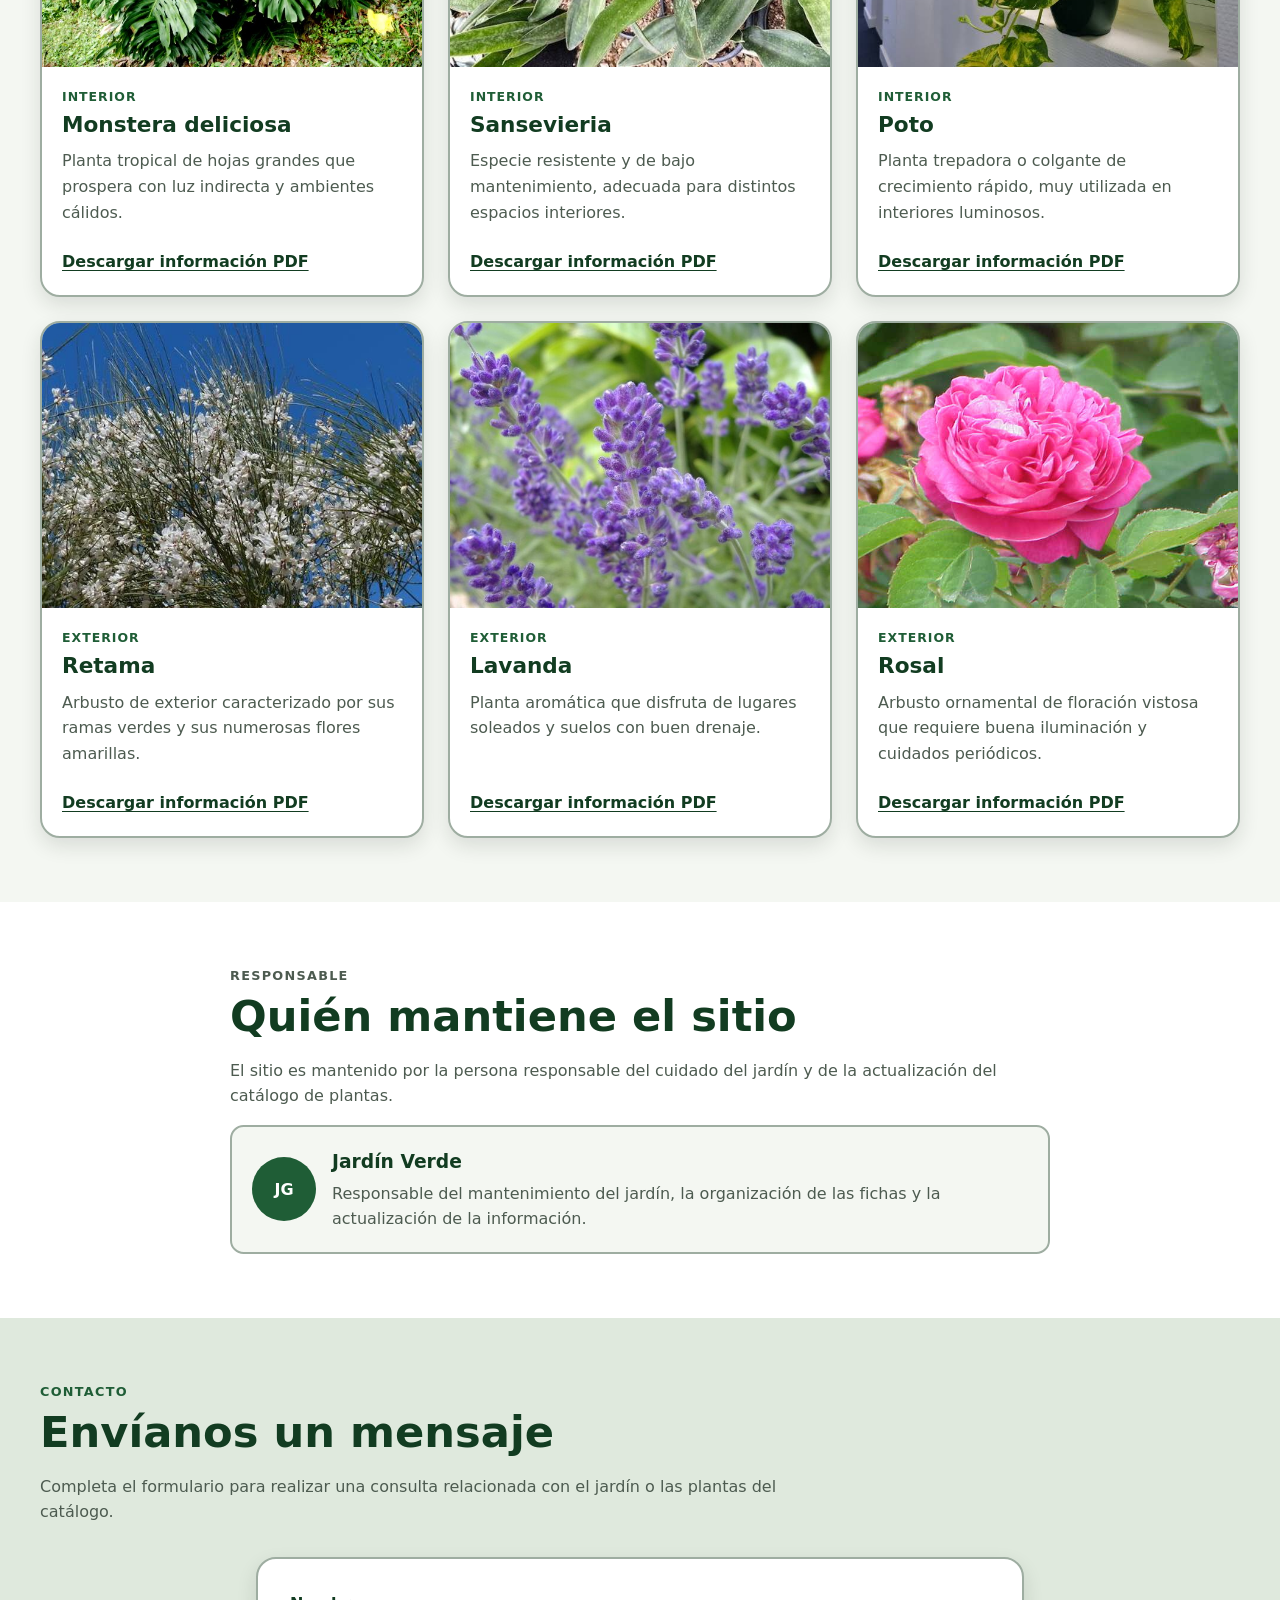
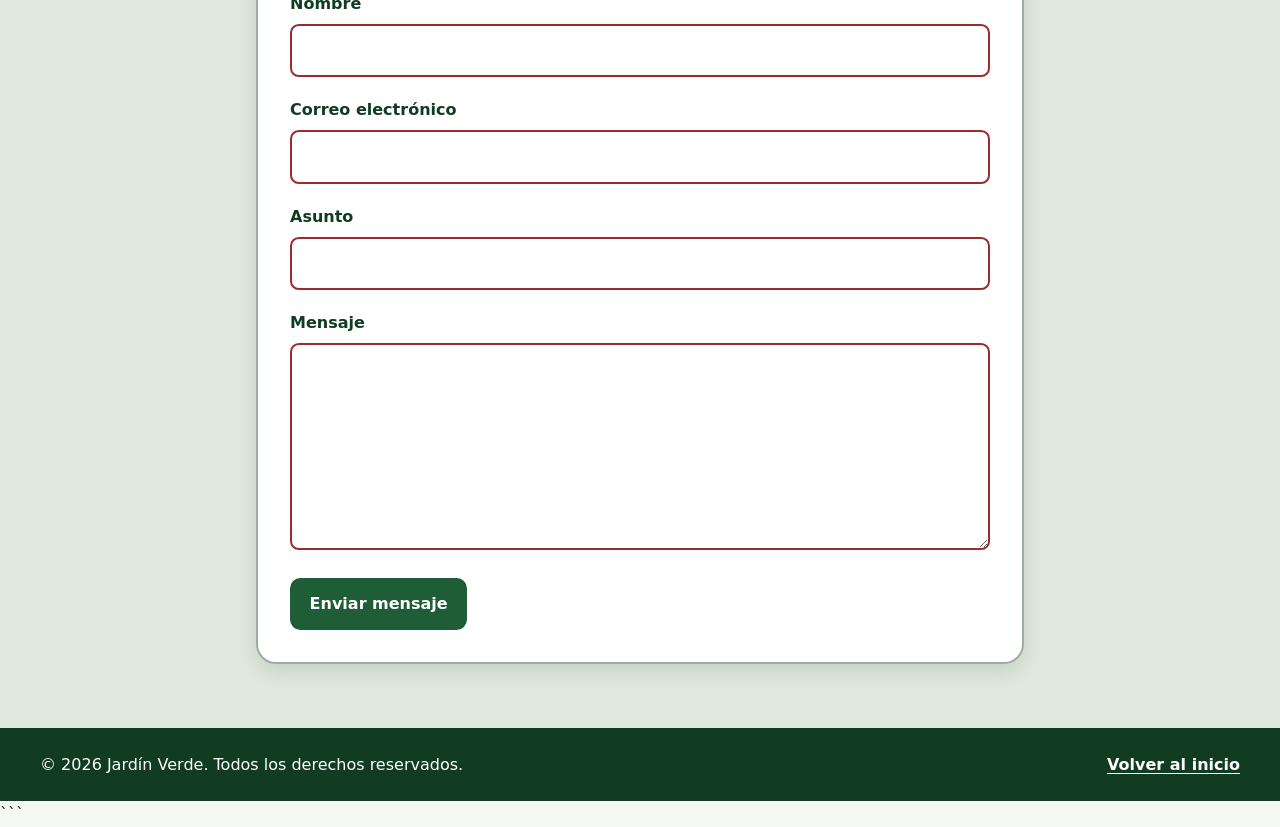
<file: version-gpt/index.html>
<!DOCTYPE html>

<html lang="es">
<head>
    <meta charset="utf-8">
    <meta name="viewport" content="width=device-width, initial-scale=1">
    <meta name="description" content="Catálogo de plantas de un jardín, con información sobre especies de interior y exterior.">
    <title>Jardín Verde | Catálogo de plantas</title>
    <link rel="stylesheet" href="estilosIA.css">
</head>
<body>
    <a class="skip-link" href="#contenido-principal">Saltar al contenido principal</a>

```
<header class="site-header" id="inicio">
    <div class="container header-inner">
        <div class="brand">
            <p class="brand-kicker">Catálogo botánico</p>
            <h1>Jardín Verde</h1>
            <p class="brand-description">Un espacio para conocer y cuidar nuestras plantas.</p>
        </div>

        <nav class="site-nav" aria-label="Navegación principal">
            <ul>
                <li><a href="#sobre-el-sitio">Sobre el sitio</a></li>
                <li><a href="#catalogo">Plantas</a></li>
                <li><a href="#mantenimiento">Quién mantiene el sitio</a></li>
                <li><a href="#contacto">Contacto</a></li>
            </ul>
        </nav>
    </div>
</header>

<main id="contenido-principal">
    <section class="hero" aria-labelledby="titulo-hero">
        <div class="container hero-content">
            <div>
                <p class="eyebrow">Bienvenido al jardín</p>
                <h2 id="titulo-hero">Descubre nuestras plantas</h2>
                <p>
                    Explora una selección de especies de interior y exterior.
                    Cada ficha incluye una imagen y un documento PDF con información
                    adicional para facilitar su cuidado.
                </p>
                <a class="button button-primary" href="#catalogo">Ver catálogo</a>
            </div>
        </div>
    </section>

    <section class="section section-light" id="sobre-el-sitio" aria-labelledby="titulo-sobre">
        <div class="container narrow-container">
            <p class="eyebrow">Información</p>
            <h2 id="titulo-sobre">Sobre el sitio</h2>
            <p>
                Jardín Verde es un catálogo estático pensado para organizar y
                consultar información básica sobre las plantas de un jardín.
                Las especies están clasificadas en dos grupos: plantas de interior
                y plantas de exterior.
            </p>
            <p>
                El sitio utiliza HTML5 semántico y CSS3, priorizando una navegación
                sencilla, un diseño adaptable y características de accesibilidad.
            </p>
        </div>
    </section>

    <section class="section catalog-section" id="catalogo" aria-labelledby="titulo-catalogo">
        <div class="container">
            <div class="section-heading">
                <p class="eyebrow">Catálogo</p>
                <h2 id="titulo-catalogo">Plantas del jardín</h2>
                <p>
                    Selecciona una categoría para filtrar las plantas sin necesidad
                    de JavaScript.
                </p>
            </div>

            <div class="plant-filter">
                <input
                    type="radio"
                    name="categoria"
                    id="filtro-todas"
                    class="filter-control"
                    checked
                >
                <label for="filtro-todas" class="filter-label">Todas</label>

                <input
                    type="radio"
                    name="categoria"
                    id="filtro-interior"
                    class="filter-control"
                >
                <label for="filtro-interior" class="filter-label">Interior</label>

                <input
                    type="radio"
                    name="categoria"
                    id="filtro-exterior"
                    class="filter-control"
                >
                <label for="filtro-exterior" class="filter-label">Exterior</label>

                <div class="plants-grid">
                    <article class="plant-card plant-interior">
                        <div class="plant-image-wrapper">
                            <img
                                src="imagenes/monstera.jpg"
                                alt="Monstera deliciosa con hojas grandes verdes y perforadas"
                                width="640"
                                height="480"
                            >
                        </div>
                        <div class="plant-card-content">
                            <p class="plant-category">Interior</p>
                            <h3>Monstera deliciosa</h3>
                            <p>
                                Planta tropical de hojas grandes que prospera
                                con luz indirecta y ambientes cálidos.
                            </p>
                            <a
                                class="pdf-link"
                                href="info/monstera.pdf"
                                download
                                aria-label="Descargar información en PDF sobre Monstera deliciosa"
                            >
                                Descargar información PDF
                            </a>
                        </div>
                    </article>

                    <article class="plant-card plant-interior">
                        <div class="plant-image-wrapper">
                            <img
                                src="imagenes/sansevieria.jpg"
                                alt="Sansevieria con hojas verticales verdes y amarillas"
                                width="640"
                                height="480"
                            >
                        </div>
                        <div class="plant-card-content">
                            <p class="plant-category">Interior</p>
                            <h3>Sansevieria</h3>
                            <p>
                                Especie resistente y de bajo mantenimiento,
                                adecuada para distintos espacios interiores.
                            </p>
                            <a
                                class="pdf-link"
                                href="info/sansevieria.pdf"
                                download
                                aria-label="Descargar información en PDF sobre Sansevieria"
                            >
                                Descargar información PDF
                            </a>
                        </div>
                    </article>

                    <article class="plant-card plant-interior">
                        <div class="plant-image-wrapper">
                            <img
                                src="imagenes/potus.jpg"
                                alt="Poto de hojas verdes en una maceta, con tallos colgantes"
                                width="640"
                                height="480"
                            >
                        </div>
                        <div class="plant-card-content">
                            <p class="plant-category">Interior</p>
                            <h3>Poto</h3>
                            <p>
                                Planta trepadora o colgante de crecimiento rápido,
                                muy utilizada en interiores luminosos.
                            </p>
                            <a
                                class="pdf-link"
                                href="info/potus.pdf"
                                download
                                aria-label="Descargar información en PDF sobre Poto"
                            >
                                Descargar información PDF
                            </a>
                        </div>
                    </article>

                    <article class="plant-card plant-exterior">
                        <div class="plant-image-wrapper">
                            <img
                                src="imagenes/retamas.jpg"
                                alt="Retama con abundantes flores amarillas al aire libre"
                                width="640"
                                height="480"
                            >
                        </div>
                        <div class="plant-card-content">
                            <p class="plant-category">Exterior</p>
                            <h3>Retama</h3>
                            <p>
                                Arbusto de exterior caracterizado por sus ramas
                                verdes y sus numerosas flores amarillas.
                            </p>
                            <a
                                class="pdf-link"
                                href="info/retamas.pdf"
                                download
                                aria-label="Descargar información en PDF sobre Retama"
                            >
                                Descargar información PDF
                            </a>
                        </div>
                    </article>

                    <article class="plant-card plant-exterior">
                        <div class="plant-image-wrapper">
                            <img
                                src="imagenes/lavanda.jpg"
                                alt="Planta de lavanda con flores violetas en un jardín exterior"
                                width="640"
                                height="480"
                            >
                        </div>
                        <div class="plant-card-content">
                            <p class="plant-category">Exterior</p>
                            <h3>Lavanda</h3>
                            <p>
                                Planta aromática que disfruta de lugares soleados
                                y suelos con buen drenaje.
                            </p>
                            <a
                                class="pdf-link"
                                href="info/lavanda.pdf"
                                download
                                aria-label="Descargar información en PDF sobre Lavanda"
                            >
                                Descargar información PDF
                            </a>
                        </div>
                    </article>

                    <article class="plant-card plant-exterior">
                        <div class="plant-image-wrapper">
                            <img
                                src="imagenes/rosal.jpg"
                                alt="Rosal con flores rosadas en un jardín exterior"
                                width="640"
                                height="480"
                            >
                        </div>
                        <div class="plant-card-content">
                            <p class="plant-category">Exterior</p>
                            <h3>Rosal</h3>
                            <p>
                                Arbusto ornamental de floración vistosa que
                                requiere buena iluminación y cuidados periódicos.
                            </p>
                            <a
                                class="pdf-link"
                                href="info/rosal.pdf"
                                download
                                aria-label="Descargar información en PDF sobre Rosal"
                            >
                                Descargar información PDF
                            </a>
                        </div>
                    </article>
                </div>
            </div>
        </div>
    </section>

    <section class="section section-light" id="mantenimiento" aria-labelledby="titulo-mantenimiento">
        <div class="container narrow-container">
            <p class="eyebrow">Responsable</p>
            <h2 id="titulo-mantenimiento">Quién mantiene el sitio</h2>
            <p>
                El sitio es mantenido por la persona responsable del cuidado del
                jardín y de la actualización del catálogo de plantas.
            </p>
            <div class="maintainer-card">
                <div class="maintainer-avatar" aria-hidden="true">JG</div>
                <div>
                    <h3>Jardín Verde</h3>
                    <p>
                        Responsable del mantenimiento del jardín, la organización
                        de las fichas y la actualización de la información.
                    </p>
                </div>
            </div>
        </div>
    </section>

    <section class="section contact-section" id="contacto" aria-labelledby="titulo-contacto">
        <div class="container">
            <div class="section-heading">
                <p class="eyebrow">Contacto</p>
                <h2 id="titulo-contacto">Envíanos un mensaje</h2>
                <p>
                    Completa el formulario para realizar una consulta relacionada
                    con el jardín o las plantas del catálogo.
                </p>
            </div>

            <form class="contact-form" action="#" method="post">
                <div class="form-group">
                    <label for="nombre">Nombre</label>
                    <input
                        type="text"
                        id="nombre"
                        name="nombre"
                        autocomplete="name"
                        required
                        aria-required="true"
                    >
                </div>

                <div class="form-group">
                    <label for="correo">Correo electrónico</label>
                    <input
                        type="email"
                        id="correo"
                        name="correo"
                        autocomplete="email"
                        required
                        aria-required="true"
                    >
                </div>

                <div class="form-group">
                    <label for="asunto">Asunto</label>
                    <input
                        type="text"
                        id="asunto"
                        name="asunto"
                        required
                        aria-required="true"
                    >
                </div>

                <div class="form-group">
                    <label for="mensaje">Mensaje</label>
                    <textarea
                        id="mensaje"
                        name="mensaje"
                        rows="7"
                        required
                        aria-required="true"
                    ></textarea>
                </div>

                <button class="button button-primary" type="submit">
                    Enviar mensaje
                </button>
            </form>
        </div>
    </section>
</main>

<footer class="site-footer">
    <div class="container footer-inner">
        <p>
            &copy; 2026 Jardín Verde. Todos los derechos reservados.
        </p>
        <p>
            <a href="#inicio">Volver al inicio</a>
        </p>
    </div>
</footer>
```

</body>
</html>
</file>
<file: version-gemini/estilosIA.css>
/* ==========================================================================
   ESTILOSIA.CSS - HOJA DE ESTILOS DEL JARDÍN BOTÁNICO SILVESTRE
   Arquitectura CSS3 moderna, accesible (WCAG 2.1 AA/AAA), responsiva y sin JS.
   ========================================================================== */

/* --------------------------------------------------------------------------
   1. VARIABLES CSS (CUSTOM PROPERTIES) Y PALETA DE COLORES ACCESIBLE
   -------------------------------------------------------------------------- */
:root {
  /* Paleta cromática natural con contraste verificado WCAG AA/AAA (> 7:1) */
  --color-primario: #1b5e20;            /* Verde bosque principal */
  --color-primario-oscuro: #0f3d14;     /* Verde profundo para textos y énfasis */
  --color-primario-claro: #e8f5e9;      /* Verde menta suave para fondos y etiquetas */
  
  --color-secundario: #4d7c0f;          /* Verde lima tierra */
  --color-secundario-claro: #f7fee7;    /* Fondo suave complementario */
  
  --color-acento: #d97706;              /* Ámbar / terracota para destacados */
  --color-acento-claro: #fef3c7;        /* Fondo ámbar suave */
  
  /* Colores funcionales para categorías */
  --color-cat-interior-texto: #065f46;  /* Verde azulado oscuro */
  --color-cat-interior-fondo: #d1fae5;  /* Menta suave */
  --color-cat-interior-borde: #6ee7b7;  /* Verde esmeralda claro */

  --color-cat-exterior-texto: #92400e;  /* Terracota oscuro */
  --color-cat-exterior-fondo: #fef3c7;  /* Ámbar claro */
  --color-cat-exterior-borde: #fcd34d;  /* Dorado suave */

  /* Colores de superficie, fondo y texto */
  --color-fondo-sitio: #f5f7f4;         /* Fondo global suave y orgánico */
  --color-superficie: #ffffff;          /* Blanco puro para tarjetas y bloques */
  --color-superficie-alt: #edf2eb;      /* Superficie secundaria */
  
  --color-texto-principal: #182a1d;     /* Casi negro verdoso (ratio 14:1 en blanco) */
  --color-texto-secundario: #3b5040;    /* Verde grisáceo oscuro (ratio 7.5:1 en blanco) */
  --color-texto-apagado: #526857;       /* Texto auxiliar y aclaraciones */
  
  /* Bordes y líneas divisorias */
  --color-borde: #cbdcd0;               /* Borde neutro definido */
  --color-borde-fuerte: #8fa794;        /* Borde marcado */
  --color-borde-tarjeta: #c8dcd0;       /* Requisito explícito de borde visible */

  /* Accesibilidad: Anillos de enfoque de alto contraste */
  --color-enfoque: #0056b3;             /* Azul cobalto accesible para :focus-visible */
  --sombra-enfoque: 0 0 0 3px rgba(0, 86, 179, 0.4);

  /* Tipografía */
  --fuente-principal: system-ui, -apple-system, "Segoe UI", Roboto, Helvetica, Arial, sans-serif;

  /* Espaciado sistemático y Padding explícito para tarjetas */
  --padding-tarjeta: 1.75rem;           /* Requisito explícito: Padding / Relleno visible */

  /* Bordes redondeados */
  --radio-sm: 6px;
  --radio-md: 10px;
  --radio-lg: 16px;
  --radio-completo: 9999px;

  /* Sombras y elevaciones sutiles */
  --sombra-tarjeta: 0 4px 16px rgba(18, 43, 23, 0.08);
  --sombra-tarjeta-hover: 0 12px 28px rgba(18, 43, 23, 0.16);
  --sombra-elevada: 0 10px 30px rgba(0, 0, 0, 0.12);

  /* Transiciones */
  --transicion-rapida: 0.15s ease;
  --transicion-normal: 0.25s ease;
}

/* --------------------------------------------------------------------------
   2. REINICIO MODERNO Y ESTILOS BASE
   -------------------------------------------------------------------------- */
*,
*::before,
*::after {
  box-sizing: border-box;
  margin: 0;
  padding: 0;
}

html {
  scroll-behavior: smooth;
  font-size: 100%;
}

body {
  font-family: var(--fuente-principal);
  font-size: 1.0625rem;
  line-height: 1.65;
  color: var(--color-texto-principal);
  background-color: var(--color-fondo-sitio);
  min-height: 100vh;
  display: flex;
  flex-direction: column;
}

img {
  max-width: 100%;
  height: auto;
  display: block;
}

ul, ol {
  list-style: none;
}

a {
  color: var(--color-primario);
  text-decoration: underline;
  text-underline-offset: 3px;
  transition: color var(--transicion-rapida);
}

a:hover {
  color: var(--color-primario-oscuro);
}

/* --------------------------------------------------------------------------
   3. ESTADOS DE ENFOQUE Y ACCESIBILIDAD UNIVERSAL (WCAG 2.4.7)
   -------------------------------------------------------------------------- */
:focus-visible {
  outline: 3px solid var(--color-enfoque);
  outline-offset: 3px;
  border-radius: var(--radio-sm);
}

/* Enlace accesible para saltar directo al contenido con teclado (WCAG 2.4.1) */
.salto-accesible {
  position: absolute;
  top: -100px;
  left: 1rem;
  background-color: var(--color-primario-oscuro);
  color: #ffffff;
  padding: 0.85rem 1.5rem;
  font-weight: 700;
  border-radius: var(--radio-md);
  text-decoration: none;
  z-index: 9999;
  box-shadow: var(--sombra-elevada);
  transition: top var(--transicion-rapida);
}

.salto-accesible:focus {
  top: 1rem;
  outline: 3px solid #ffffff;
  outline-offset: 2px;
}

.sr-only {
  position: absolute !important;
  width: 1px !important;
  height: 1px !important;
  padding: 0 !important;
  margin: -1px !important;
  overflow: hidden !important;
  clip: rect(0, 0, 0, 0) !important;
  white-space: nowrap !important;
  border: 0 !important;
}

.contenedor {
  width: 100%;
  max-width: 1200px;
  margin: 0 auto;
  padding: 0 1rem;
}

/* --------------------------------------------------------------------------
   4. ENCABEZADO Y BARRA DE NAVEGACIÓN PRINCIPAL
   -------------------------------------------------------------------------- */
.encabezado-sitio {
  background-color: var(--color-superficie);
  border-bottom: 2px solid var(--color-borde);
  position: sticky;
  top: 0;
  z-index: 1000;
  box-shadow: 0 2px 10px rgba(0, 0, 0, 0.05);
}

.encabezado-contenedor {
  display: flex;
  flex-direction: column;
  padding: 0.75rem 1rem;
  gap: 0.75rem;
}

.marca-sitio {
  display: flex;
  align-items: center;
  gap: 0.6rem;
}

.marca-icono {
  font-size: 2.2rem;
  line-height: 1;
}

.marca-titulo {
  font-size: 1.35rem;
  font-weight: 800;
  color: var(--color-primario-oscuro);
  letter-spacing: -0.02em;
}

.marca-subtitulo {
  font-size: 0.825rem;
  font-weight: 600;
  color: var(--color-texto-apagado);
  text-transform: uppercase;
  letter-spacing: 0.04em;
  display: block;
}

.navegacion-principal {
  width: 100%;
}

.nav-lista {
  display: flex;
  flex-wrap: wrap;
  align-items: center;
  gap: 0.35rem 0.65rem;
}

.nav-enlace {
  display: inline-block;
  padding: 0.45rem 0.85rem;
  color: var(--color-texto-principal);
  font-weight: 600;
  font-size: 0.95rem;
  text-decoration: none;
  border-radius: var(--radio-sm);
  border: 1px solid transparent;
  transition: all var(--transicion-rapida);
}

.nav-enlace:hover {
  background-color: var(--color-primario-claro);
  color: var(--color-primario-oscuro);
}

.nav-enlace-cta {
  background-color: var(--color-primario);
  color: #ffffff;
  border-color: var(--color-primario);
}

.nav-enlace-cta:hover {
  background-color: var(--color-primario-oscuro);
  color: #ffffff;
}

/* --------------------------------------------------------------------------
   5. SECCIÓN HERO (PRESENTACIÓN)
   -------------------------------------------------------------------------- */
.seccion-hero {
  background: linear-gradient(145deg, #184222 0%, #0c2b14 100%);
  color: #ffffff;
  padding: 3rem 0;
  position: relative;
}

.hero-contenido {
  max-width: 800px;
}

.etiqueta-destacada {
  display: inline-block;
  background-color: rgba(255, 255, 255, 0.15);
  color: #c8f5d0;
  padding: 0.35rem 0.9rem;
  border-radius: var(--radio-completo);
  font-size: 0.85rem;
  font-weight: 700;
  text-transform: uppercase;
  margin-bottom: 1rem;
  border: 1px solid rgba(255, 255, 255, 0.25);
}

.hero-titulo {
  font-size: clamp(1.85rem, 4vw, 2.75rem);
  font-weight: 800;
  line-height: 1.2;
  margin-bottom: 1rem;
  color: #ffffff;
}

.hero-bajada {
  font-size: 1.15rem;
  line-height: 1.6;
  color: #e2ede5;
  margin-bottom: 1.75rem;
}

.hero-acciones {
  display: flex;
  flex-wrap: wrap;
  gap: 1rem;
}

/* --------------------------------------------------------------------------
   6. BOTONES GENERALES
   -------------------------------------------------------------------------- */
.btn {
  display: inline-flex;
  align-items: center;
  justify-content: center;
  gap: 0.5rem;
  padding: 0.75rem 1.4rem;
  font-family: inherit;
  font-size: 1rem;
  font-weight: 700;
  text-decoration: none;
  border-radius: var(--radio-md);
  border: 2px solid transparent;
  cursor: pointer;
  min-height: 48px; /* WCAG 2.5.5: Objetivo táctil accesible */
  transition: all var(--transicion-rapida);
}

.btn-primario {
  background-color: var(--color-primario);
  color: #ffffff;
  border-color: var(--color-primario);
}

.btn-primario:hover {
  background-color: var(--color-primario-oscuro);
  border-color: var(--color-primario-oscuro);
  color: #ffffff;
  box-shadow: 0 4px 12px rgba(27, 94, 32, 0.3);
}

.btn-secundario {
  background-color: #ffffff;
  color: var(--color-primario-oscuro);
  border-color: #ffffff;
}

.btn-secundario:hover {
  background-color: #edf5ee;
  border-color: #edf5ee;
  color: var(--color-primario-oscuro);
}

.btn-outline {
  background-color: transparent;
  color: var(--color-primario);
  border-color: var(--color-primario);
}

.btn-outline:hover {
  background-color: var(--color-primario);
  color: #ffffff;
}

/* --------------------------------------------------------------------------
   7. ESTRUCTURA DE SECCIONES
   -------------------------------------------------------------------------- */
.seccion {
  padding: 4rem 0;
  border-bottom: 1px solid var(--color-borde);
}

.seccion-encabezado {
  text-align: center;
  max-width: 750px;
  margin: 0 auto 2.5rem auto;
}

.subtitulo-seccion {
  text-transform: uppercase;
  font-size: 0.875rem;
  font-weight: 700;
  color: var(--color-primario);
  letter-spacing: 0.08em;
  margin-bottom: 0.25rem;
}

.titulo-seccion {
  font-size: clamp(1.75rem, 3.2vw, 2.35rem);
  font-weight: 800;
  color: var(--color-primario-oscuro);
  line-height: 1.25;
  margin-bottom: 0.5rem;
}

.descripcion-seccion {
  font-size: 1.1rem;
  color: var(--color-texto-secundario);
}

/* --------------------------------------------------------------------------
   8. SECCIÓN A: SOBRE EL SITIO / INFORMACIÓN
   -------------------------------------------------------------------------- */
.seccion-sobre {
  background-color: var(--color-superficie);
}

.sobre-grid {
  display: grid;
  grid-template-columns: 1fr;
  gap: 1.5rem;
  margin-bottom: 2rem;
}

.tarjeta-info {
  background-color: var(--color-fondo-sitio);
  border: 2px solid var(--color-borde);
  border-radius: var(--radio-lg);
  padding: 1.5rem;
  transition: border-color var(--transicion-rapida), box-shadow var(--transicion-rapida);
}

.tarjeta-info:hover {
  border-color: var(--color-primario);
  box-shadow: var(--sombra-tarjeta);
}

.tarjeta-info-icono {
  font-size: 2.5rem;
  margin-bottom: 0.5rem;
}

.tarjeta-info-titulo {
  font-size: 1.25rem;
  font-weight: 700;
  color: var(--color-primario-oscuro);
  margin-bottom: 0.35rem;
}

.tarjeta-info-texto {
  color: var(--color-texto-secundario);
  font-size: 0.985rem;
}

.datos-practicos {
  background-color: var(--color-primario-claro);
  border-left: 6px solid var(--color-primario);
  border-radius: 0 var(--radio-md) var(--radio-md) 0;
  padding: 1.5rem;
}

.datos-practicos-titulo {
  font-size: 1.2rem;
  font-weight: 700;
  color: var(--color-primario-oscuro);
  margin-bottom: 0.5rem;
}

.datos-lista {
  display: flex;
  flex-direction: column;
  gap: 0.35rem;
}

/* --------------------------------------------------------------------------
   9. SECCIÓN D: CATÁLOGO Y FILTRADO ESTÁTICO CSS (SIN JS)
   Técnica de Radio Buttons y selector hermano adyacente (~)
   -------------------------------------------------------------------------- */
.seccion-catalogo {
  background-color: var(--color-fondo-sitio);
}

.sistema-filtrado {
  position: relative;
}

.filtro-radio {
  position: absolute;
  opacity: 0;
  width: 1px;
  height: 1px;
  margin: -1px;
  pointer-events: none;
}

.filtro-controles {
  margin-bottom: 2.5rem;
  text-align: center;
}

.filtro-leyenda {
  font-weight: 700;
  font-size: 1rem;
  color: var(--color-texto-secundario);
  margin-bottom: 0.75rem;
}

.filtro-botones {
  display: inline-flex;
  flex-wrap: wrap;
  justify-content: center;
  gap: 0.5rem;
  background-color: var(--color-superficie);
  padding: 0.35rem;
  border-radius: var(--radio-completo);
  border: 2px solid var(--color-borde);
  box-shadow: 0 2px 8px rgba(0, 0, 0, 0.04);
}

.filtro-btn {
  display: inline-flex;
  align-items: center;
  gap: 0.4rem;
  padding: 0.65rem 1.25rem;
  font-size: 0.95rem;
  font-weight: 700;
  color: var(--color-texto-secundario);
  background-color: transparent;
  border-radius: var(--radio-completo);
  border: 2px solid transparent;
  cursor: pointer;
  user-select: none;
  transition: all var(--transicion-rapida);
}

.filtro-btn:hover {
  color: var(--color-primario-oscuro);
  background-color: var(--color-primario-claro);
}

.filtro-contador {
  font-size: 0.85rem;
  opacity: 0.8;
  font-weight: 600;
}

/* Activación de botones según input seleccionado */
#cat-todas:checked ~ .filtro-controles .btn-todas {
  background-color: var(--color-primario);
  color: #ffffff;
  border-color: var(--color-primario);
  box-shadow: 0 3px 10px rgba(27, 94, 32, 0.35);
}

#cat-interior:checked ~ .filtro-controles .btn-interior {
  background-color: var(--color-cat-interior-texto);
  color: #ffffff;
  border-color: var(--color-cat-interior-texto);
  box-shadow: 0 3px 10px rgba(6, 95, 70, 0.35);
}

#cat-exterior:checked ~ .filtro-controles .btn-exterior {
  background-color: var(--color-cat-exterior-texto);
  color: #ffffff;
  border-color: var(--color-cat-exterior-texto);
  box-shadow: 0 3px 10px rgba(146, 64, 14, 0.35);
}

#cat-todas:focus-visible ~ .filtro-controles .btn-todas,
#cat-interior:focus-visible ~ .filtro-controles .btn-interior,
#cat-exterior:focus-visible ~ .filtro-controles .btn-exterior {
  outline: 3px solid var(--color-enfoque);
  outline-offset: 3px;
}

/* Ocultación de tarjetas por categoría */
#cat-interior:checked ~ .catalogo-grid .planta-exterior {
  display: none !important;
}

#cat-exterior:checked ~ .catalogo-grid .planta-interior {
  display: none !important;
}

/* --------------------------------------------------------------------------
   10. TARJETAS DE PLANTAS (CARDS) CON BORDER Y PADDING VISIBLES
   -------------------------------------------------------------------------- */
.catalogo-grid {
  display: grid;
  grid-template-columns: 1fr;
  gap: 2rem;
}

.tarjeta-planta {
  background-color: var(--color-superficie);
  /* REQUISITO EXPLÍCITO: Borde visible claramente definido */
  border: 2px solid var(--color-borde-tarjeta);
  border-radius: var(--radio-lg);
  /* REQUISITO EXPLÍCITO: Espaciado interno / padding visible y generoso */
  padding: var(--padding-tarjeta);
  box-shadow: var(--sombra-tarjeta);
  display: flex;
  flex-direction: column;
  position: relative;
  transition: transform var(--transicion-normal), box-shadow var(--transicion-normal), border-color var(--transicion-normal);
}

.tarjeta-planta:hover {
  transform: translateY(-5px);
  box-shadow: var(--sombra-tarjeta-hover);
  border-color: var(--color-primario);
}

.tarjeta-badge-contenedor {
  margin-bottom: 0.75rem;
}

.badge-categoria {
  display: inline-flex;
  align-items: center;
  gap: 0.35rem;
  font-size: 0.8rem;
  font-weight: 800;
  text-transform: uppercase;
  letter-spacing: 0.06em;
  padding: 0.3rem 0.75rem;
  border-radius: var(--radio-completo);
  border: 1px solid;
}

.badge-interior {
  background-color: var(--color-cat-interior-fondo);
  color: var(--color-cat-interior-texto);
  border-color: var(--color-cat-interior-borde);
}

.badge-exterior {
  background-color: var(--color-cat-exterior-fondo);
  color: var(--color-cat-exterior-texto);
  border-color: var(--color-cat-exterior-borde);
}

.tarjeta-figura {
  margin-bottom: 1rem;
  border-radius: var(--radio-md);
  overflow: hidden;
  background-color: var(--color-superficie-alt);
  border: 1px solid var(--color-borde);
}

.tarjeta-imagen {
  width: 100%;
  aspect-ratio: 16 / 10;
  object-fit: cover;
  transition: transform var(--transicion-normal);
}

.tarjeta-planta:hover .tarjeta-imagen {
  transform: scale(1.025);
}

.tarjeta-caption {
  font-size: 0.8rem;
  font-style: italic;
  color: var(--color-texto-apagado);
  padding: 0.4rem 0.6rem;
  background-color: var(--color-superficie-alt);
  border-top: 1px solid var(--color-borde);
}

.tarjeta-cuerpo {
  display: flex;
  flex-direction: column;
  flex-grow: 1;
}

.tarjeta-titulares {
  margin-bottom: 0.5rem;
}

.planta-titulo {
  font-size: 1.45rem;
  font-weight: 800;
  color: var(--color-primario-oscuro);
  line-height: 1.25;
}

.planta-cientifico {
  font-size: 0.95rem;
  color: var(--color-acento);
  font-weight: 600;
}

.planta-descripcion {
  font-size: 0.985rem;
  color: var(--color-texto-secundario);
  line-height: 1.55;
  margin-bottom: 1rem;
}

.ficha-datos {
  background-color: var(--color-fondo-sitio);
  border: 1px solid var(--color-borde);
  border-radius: var(--radio-md);
  padding: 0.75rem 1rem;
  margin-bottom: 1.5rem;
  font-size: 0.885rem;
  display: flex;
  flex-direction: column;
  gap: 0.45rem;
}

.ficha-dato-fila {
  display: flex;
  flex-direction: column;
  border-bottom: 1px dashed var(--color-borde);
  padding-bottom: 0.35rem;
}

.ficha-dato-fila:last-child {
  border-bottom: none;
  padding-bottom: 0;
}

.ficha-dato-fila dt {
  font-weight: 700;
  color: var(--color-primario-oscuro);
}

.ficha-dato-fila dd {
  color: var(--color-texto-principal);
}

.tarjeta-accion {
  margin-top: auto;
  padding-top: 0.25rem;
}

.btn-descarga {
  width: 100%;
  background-color: #ffffff;
  color: var(--color-primario);
  border: 2px solid var(--color-primario);
  padding: 0.8rem 1rem;
  font-size: 0.95rem;
  font-weight: 700;
  border-radius: var(--radio-md);
  display: inline-flex;
  align-items: center;
  justify-content: space-between;
  text-decoration: none;
  transition: all var(--transicion-rapida);
}

.btn-descarga:hover {
  background-color: var(--color-primario);
  color: #ffffff;
  box-shadow: 0 4px 12px rgba(27, 94, 32, 0.25);
}

.descarga-texto {
  flex-grow: 1;
  text-align: left;
  margin-left: 0.5rem;
}

.descarga-formato {
  background-color: var(--color-primario-claro);
  color: var(--color-primario-oscuro);
  font-size: 0.75rem;
  font-weight: 800;
  padding: 0.2rem 0.5rem;
  border-radius: var(--radio-sm);
  letter-spacing: 0.05em;
  border: 1px solid var(--color-borde);
}

.btn-descarga:hover .descarga-formato {
  background-color: #ffffff;
  color: var(--color-primario-oscuro);
}

/* --------------------------------------------------------------------------
   11. SECCIÓN C: QUIÉN MANTIENE EL SITIO (CUIDADOR)
   -------------------------------------------------------------------------- */
.seccion-cuidador {
  background-color: var(--color-superficie);
}

.tarjeta-cuidador {
  background-color: var(--color-fondo-sitio);
  border: 2px solid var(--color-borde);
  border-radius: var(--radio-lg);
  padding: 2rem;
  display: grid;
  grid-template-columns: 1fr;
  gap: 2rem;
  box-shadow: var(--sombra-tarjeta);
}

.cuidador-multimedia {
  display: flex;
  justify-content: center;
}

.cuidador-figura {
  width: 100%;
  max-width: 480px;
  border-radius: var(--radio-md);
  overflow: hidden;
  border: 2px solid var(--color-borde);
  background-color: var(--color-superficie);
}

.cuidador-imagen {
  width: 100%;
  aspect-ratio: 16 / 10;
  object-fit: cover;
}

.cuidador-caption {
  font-size: 0.85rem;
  font-style: italic;
  color: var(--color-texto-apagado);
  padding: 0.5rem 0.75rem;
  border-top: 1px solid var(--color-borde);
}

.cuidador-informacion {
  display: flex;
  flex-direction: column;
}

.cuidador-cabecera {
  margin-bottom: 1rem;
}

.cuidador-rol {
  display: inline-block;
  font-size: 0.85rem;
  font-weight: 800;
  color: var(--color-primario);
  text-transform: uppercase;
  letter-spacing: 0.05em;
  margin-bottom: 0.25rem;
}

.cuidador-nombre {
  font-size: 1.85rem;
  font-weight: 800;
  color: var(--color-primario-oscuro);
  line-height: 1.2;
}

.cuidador-trayectoria {
  font-size: 1rem;
  color: var(--color-texto-secundario);
  font-weight: 600;
}

.cuidador-cita {
  background-color: var(--color-superficie);
  border-left: 4px solid var(--color-primario);
  padding: 1rem;
  margin-bottom: 1.5rem;
  border-radius: 0 var(--radio-md) var(--radio-md) 0;
  font-style: italic;
  color: var(--color-texto-principal);
}

.cuidador-detalles {
  margin-bottom: 1.5rem;
}

.detalles-subtitulo {
  font-size: 1.1rem;
  font-weight: 700;
  color: var(--color-primario-oscuro);
  margin-bottom: 0.5rem;
}

.cuidador-lista {
  list-style: disc;
  padding-left: 1.5rem;
  display: flex;
  flex-direction: column;
  gap: 0.45rem;
  color: var(--color-texto-secundario);
}

.cuidador-contacto-rapido {
  margin-top: auto;
  padding-top: 1rem;
  border-top: 1px solid var(--color-borde);
  display: flex;
  flex-direction: column;
  gap: 0.5rem;
}

/* --------------------------------------------------------------------------
   12. SECCIÓN B: INFORMACIÓN DE CONTACTO Y FORMULARIO ACCESIBLE
   -------------------------------------------------------------------------- */
.seccion-contacto {
  background-color: var(--color-fondo-sitio);
}

.contacto-columnas {
  display: grid;
  grid-template-columns: 1fr;
  gap: 2rem;
}

.contacto-info {
  background-color: var(--color-superficie);
  border: 2px solid var(--color-borde);
  border-radius: var(--radio-lg);
  padding: 2rem;
  box-shadow: var(--sombra-tarjeta);
}

.contacto-info-titulo {
  font-size: 1.45rem;
  font-weight: 800;
  color: var(--color-primario-oscuro);
  margin-bottom: 0.5rem;
}

.contacto-info-intro {
  color: var(--color-texto-secundario);
  margin-bottom: 1.5rem;
}

.contacto-datos-lista {
  display: flex;
  flex-direction: column;
  gap: 1rem;
  margin-bottom: 2rem;
}

.contacto-dato-item {
  display: flex;
  align-items: flex-start;
  gap: 0.85rem;
}

.contacto-icono {
  font-size: 1.5rem;
  line-height: 1.2;
}

.contacto-dato-item strong {
  color: var(--color-primario-oscuro);
  display: block;
  font-size: 0.95rem;
}

.contacto-dato-item p {
  color: var(--color-texto-principal);
  font-size: 0.95rem;
}

.enlace-contacto {
  color: var(--color-primario);
  font-weight: 600;
}

.contacto-aviso {
  background-color: var(--color-secundario-claro);
  border: 1px solid var(--color-secundario);
  border-radius: var(--radio-md);
  padding: 1rem;
  display: flex;
  gap: 0.75rem;
  align-items: flex-start;
}

.contacto-aviso p {
  font-size: 0.875rem;
  color: var(--color-texto-principal);
}

.contacto-formulario-contenedor {
  background-color: var(--color-superficie);
  border: 2px solid var(--color-borde);
  border-radius: var(--radio-lg);
  padding: 2rem;
  box-shadow: var(--sombra-tarjeta);
}

.formulario-bloque {
  border: none;
  padding: 0;
  margin: 0;
}

.formulario-leyenda {
  font-size: 1.45rem;
  font-weight: 800;
  color: var(--color-primario-oscuro);
  margin-bottom: 0.25rem;
}

.formulario-nota {
  font-size: 0.9rem;
  color: var(--color-texto-apagado);
  margin-bottom: 1.5rem;
}

.marca-requerido {
  color: #b91c1c;
  font-weight: 800;
}

.campo-opcional {
  font-size: 0.85rem;
  font-weight: 400;
  color: var(--color-texto-apagado);
}

.campo-grupo {
  display: flex;
  flex-direction: column;
  margin-bottom: 1.5rem;
}

.campo-etiqueta {
  font-size: 0.95rem;
  font-weight: 700;
  color: var(--color-primario-oscuro);
  margin-bottom: 0.4rem;
}

.campo-input,
.campo-select,
.campo-textarea {
  width: 100%;
  font-family: inherit;
  font-size: 1rem;
  color: var(--color-texto-principal);
  background-color: #ffffff;
  border: 2px solid var(--color-borde-fuerte);
  border-radius: var(--radio-md);
  padding: 0.75rem 1rem;
  transition: border-color var(--transicion-rapida), box-shadow var(--transicion-rapida);
}

.campo-input:hover,
.campo-select:hover,
.campo-textarea:hover {
  border-color: var(--color-primario);
}

.campo-input:focus,
.campo-select:focus,
.campo-textarea:focus {
  outline: none;
  border-color: var(--color-enfoque);
  box-shadow: var(--sombra-enfoque);
}

.campo-ayuda {
  font-size: 0.825rem;
  color: var(--color-texto-apagado);
  margin-top: 0.35rem;
}

.campo-textarea {
  resize: vertical;
  min-height: 120px;
}

.campo-checkbox-grupo {
  display: flex;
  align-items: flex-start;
  gap: 0.75rem;
  margin-bottom: 1.75rem;
}

.campo-checkbox {
  width: 1.35rem;
  height: 1.35rem;
  accent-color: var(--color-primario);
  margin-top: 0.2rem;
  cursor: pointer;
  flex-shrink: 0;
}

.campo-checkbox-etiqueta {
  font-size: 0.925rem;
  color: var(--color-texto-principal);
  line-height: 1.45;
  cursor: pointer;
}

.formulario-acciones {
  display: flex;
  flex-wrap: wrap;
  gap: 1rem;
}

.btn-formulario {
  padding: 0.85rem 1.75rem;
}

/* --------------------------------------------------------------------------
   13. PIE DE PÁGINA (FOOTER)
   -------------------------------------------------------------------------- */
.pie-sitio {
  background-color: #0d2112;
  color: #d1ded4;
  padding: 3.5rem 0 1.5rem 0;
  margin-top: auto;
  border-top: 4px solid var(--color-primario);
}

.pie-contenedor {
  display: flex;
  flex-direction: column;
  gap: 2rem;
}

.pie-seccion-principal {
  max-width: 650px;
}

.pie-marca {
  display: flex;
  align-items: center;
  gap: 0.5rem;
  margin-bottom: 0.5rem;
}

.pie-icono {
  font-size: 1.8rem;
}

.pie-nombre {
  font-size: 1.35rem;
  font-weight: 800;
  color: #ffffff;
}

.pie-lema {
  font-size: 0.95rem;
  line-height: 1.6;
  color: #b0c5b5;
}

.pie-columnas {
  display: grid;
  grid-template-columns: 1fr;
  gap: 2rem;
  border-top: 1px solid rgba(255, 255, 255, 0.1);
  padding-top: 2rem;
}

.pie-columna-titulo {
  font-size: 1.05rem;
  font-weight: 700;
  color: #ffffff;
  margin-bottom: 0.5rem;
  text-transform: uppercase;
  letter-spacing: 0.05em;
}

.pie-enlaces {
  display: flex;
  flex-direction: column;
  gap: 0.5rem;
}

.pie-enlaces a {
  color: #c0d3c5;
  text-decoration: none;
  font-size: 0.95rem;
  transition: color var(--transicion-rapida), padding-left var(--transicion-rapida);
}

.pie-enlaces a:hover {
  color: #ffffff;
  padding-left: 4px;
}

.pie-texto-accesibilidad {
  font-size: 0.925rem;
  line-height: 1.6;
  color: #b0c5b5;
}

.pie-inferior {
  border-top: 1px solid rgba(255, 255, 255, 0.1);
  padding-top: 1.5rem;
  display: flex;
  flex-direction: column;
  gap: 1rem;
  align-items: flex-start;
}

.pie-copyright {
  font-size: 0.85rem;
  color: #8fa794;
}

.enlace-subir {
  display: inline-flex;
  align-items: center;
  gap: 0.35rem;
  background-color: rgba(255, 255, 255, 0.08);
  color: #ffffff;
  padding: 0.5rem 1rem;
  border-radius: var(--radio-completo);
  font-size: 0.85rem;
  font-weight: 700;
  text-decoration: none;
  border: 1px solid rgba(255, 255, 255, 0.2);
  transition: all var(--transicion-rapida);
}

.enlace-subir:hover {
  background-color: var(--color-primario);
  color: #ffffff;
}

/* --------------------------------------------------------------------------
   14. MEDIA QUERIES (RESPONSIVE DESIGN: MOBILE FIRST)
   -------------------------------------------------------------------------- */
@media (min-width: 640px) {
  .sobre-grid {
    grid-template-columns: repeat(3, 1fr);
  }

  .catalogo-grid {
    grid-template-columns: repeat(2, 1fr);
  }

  .ficha-dato-fila {
    flex-direction: row;
    justify-content: space-between;
    gap: 0.5rem;
  }

  .ficha-dato-fila dd {
    text-align: right;
  }

  .pie-columnas {
    grid-template-columns: repeat(2, 1fr);
  }

  .pie-inferior {
    flex-direction: row;
    justify-content: space-between;
    align-items: center;
  }
}

@media (min-width: 992px) {
  .encabezado-contenedor {
    flex-direction: row;
    justify-content: space-between;
    align-items: center;
    padding: 1rem;
  }

  .navegacion-principal {
    width: auto;
  }

  .nav-lista {
    gap: 0.75rem;
  }

  .seccion-hero {
    padding: 4.5rem 0;
  }

  .catalogo-grid {
    grid-template-columns: repeat(3, 1fr);
  }

  .tarjeta-cuidador {
    grid-template-columns: 380px 1fr;
    align-items: center;
  }

  .contacto-columnas {
    grid-template-columns: 380px 1fr;
  }
}

/* --------------------------------------------------------------------------
   15. PREFERENCIA DE MOVIMIENTO REDUCIDO (WCAG 2.3.3)
   -------------------------------------------------------------------------- */
@media (prefers-reduced-motion: reduce) {
  html {
    scroll-behavior: auto;
  }

  *, *::before, *::after {
    animation-duration: 0.001ms !important;
    animation-iteration-count: 1 !important;
    transition-duration: 0.001ms !important;
  }

  .tarjeta-planta:hover {
    transform: none;
  }
}

/* --------------------------------------------------------------------------
   16. ESTILOS DE IMPRESIÓN LIMPIA (@media print)
   -------------------------------------------------------------------------- */
@media print {
  body {
    background: #ffffff;
    color: #000000;
    font-size: 12pt;
  }

  .encabezado-sitio,
  .filtro-controles,
  .hero-acciones,
  .formulario-acciones,
  .enlace-subir,
  .salto-accesible {
    display: none !important;
  }

  .tarjeta-planta {
    border: 1px solid #000000;
    page-break-inside: avoid;
    box-shadow: none;
    margin-bottom: 1.5cm;
  }
}
</file>
<file: version-gpt/estilosIA.css>
:root {
--color-bg: #f4f7f2;
--color-surface: #ffffff;
--color-surface-alt: #e9f1e6;
--color-text: #172018;
--color-text-muted: #4d5b50;
--color-primary: #1f5d36;
--color-primary-dark: #123c21;
--color-primary-light: #dcebdd;
--color-border: #9eada1;
--color-focus: #d68100;
--color-shadow: rgba(23, 32, 24, 0.12);
--radius-sm: 0.5rem;
--radius-md: 0.85rem;
--radius-lg: 1.25rem;
--max-width: 1200px;
--content-width: 820px;
}

*,
*::before,
*::after {
box-sizing: border-box;
}

html {
scroll-behavior: smooth;
}

body {
margin: 0;
min-width: 320px;
background: var(--color-bg);
color: var(--color-text);
font-family:
system-ui,
-apple-system,
BlinkMacSystemFont,
"Segoe UI",
sans-serif;
font-size: 1rem;
line-height: 1.6;
}

img {
display: block;
max-width: 100%;
height: auto;
}

a {
color: var(--color-primary-dark);
text-underline-offset: 0.2em;
}

a:hover {
color: var(--color-primary);
}

a:focus-visible,
button:focus-visible,
input:focus-visible,
textarea:focus-visible,
label:focus-visible {
outline: 0.2rem solid var(--color-focus);
outline-offset: 0.2rem;
}

button,
input,
textarea {
font: inherit;
}

.container {
width: min(100% - 2rem, var(--max-width));
margin-inline: auto;
}

.narrow-container {
width: min(100% - 2rem, var(--content-width));
margin-inline: auto;
}

.skip-link {
position: fixed;
top: 0.75rem;
left: 0.75rem;
z-index: 1000;
transform: translateY(-200%);
padding: 0.75rem 1rem;
border: 2px solid var(--color-focus);
border-radius: var(--radius-sm);
background: var(--color-surface);
color: var(--color-text);
font-weight: 700;
text-decoration: none;
}

.skip-link:focus {
transform: translateY(0);
}

.site-header {
background: var(--color-primary-dark);
color: #ffffff;
border-bottom: 4px solid var(--color-primary);
}

.header-inner {
display: flex;
align-items: center;
justify-content: space-between;
gap: 2rem;
padding-block: 1.25rem;
}

.brand {
max-width: 34rem;
}

.brand-kicker,
.eyebrow {
margin: 0 0 0.35rem;
color: var(--color-primary);
font-size: 0.8rem;
font-weight: 800;
letter-spacing: 0.1em;
text-transform: uppercase;
}

.site-header .brand-kicker {
color: #c9dfcc;
}

.brand h1 {
margin: 0;
font-size: clamp(1.8rem, 4vw, 2.5rem);
line-height: 1.1;
}

.brand-description {
margin: 0.4rem 0 0;
color: #e7efe8;
}

.site-nav ul {
display: flex;
flex-wrap: wrap;
justify-content: flex-end;
gap: 0.4rem 1rem;
padding: 0;
margin: 0;
list-style: none;
}

.site-nav a {
display: inline-block;
padding: 0.45rem 0.5rem;
border-radius: var(--radius-sm);
color: #ffffff;
font-weight: 700;
text-decoration: none;
}

.site-nav a:hover,
.site-nav a:focus-visible {
background: #ffffff;
color: var(--color-primary-dark);
}

.hero {
background:
linear-gradient(
135deg,
#dfeedd 0%,
#f5f8f3 50%,
#d7e7d6 100%
);
border-bottom: 1px solid var(--color-border);
}

.hero-content {
display: grid;
align-items: center;
min-height: 27rem;
padding-block: 4rem;
}

.hero-content > div {
max-width: 46rem;
}

.hero h2 {
max-width: 13ch;
margin: 0;
color: var(--color-primary-dark);
font-size: clamp(2.25rem, 6vw, 4.5rem);
line-height: 1.05;
}

.hero p:not(.eyebrow) {
max-width: 65ch;
margin-block: 1.25rem 1.5rem;
color: var(--color-text-muted);
font-size: 1.1rem;
}

.section {
padding-block: 4rem;
}

.section-light {
background: var(--color-surface);
}

.section-heading {
max-width: 48rem;
margin-bottom: 2rem;
}

.section h2 {
margin: 0 0 0.75rem;
color: var(--color-primary-dark);
font-size: clamp(1.8rem, 4vw, 2.7rem);
line-height: 1.15;
}

.section-heading p:last-child,
.narrow-container > p {
color: var(--color-text-muted);
}

.button {
display: inline-flex;
align-items: center;
justify-content: center;
min-height: 2.9rem;
padding: 0.7rem 1.1rem;
border: 2px solid transparent;
border-radius: 0.65rem;
font-weight: 800;
text-align: center;
text-decoration: none;
cursor: pointer;
}

.button-primary {
background: var(--color-primary);
color: #ffffff;
}

.button-primary:hover {
background: var(--color-primary-dark);
color: #ffffff;
}

.catalog-section {
background: var(--color-bg);
}

.plant-filter {
position: relative;
}

.filter-control {
position: absolute;
width: 1px;
height: 1px;
padding: 0;
margin: -1px;
overflow: hidden;
clip: rect(0, 0, 0, 0);
white-space: nowrap;
border: 0;
}

.filter-label {
display: inline-block;
margin: 0 0.35rem 0.6rem 0;
padding: 0.6rem 1rem;
border: 2px solid var(--color-border);
border-radius: 999px;
background: var(--color-surface);
color: var(--color-primary-dark);
font-weight: 800;
cursor: pointer;
transition:
background-color 0.2s ease,
color 0.2s ease,
border-color 0.2s ease;
}

.filter-label:hover {
border-color: var(--color-primary);
background: var(--color-primary-light);
}

.filter-control:focus-visible + .filter-label {
outline: 0.2rem solid var(--color-focus);
outline-offset: 0.2rem;
}

#filtro-todas:checked + .filter-label,
#filtro-interior:checked + .filter-label,
#filtro-exterior:checked + .filter-label {
border-color: var(--color-primary);
background: var(--color-primary);
color: #ffffff;
}

.plants-grid {
display: grid;
grid-template-columns: repeat(3, minmax(0, 1fr));
gap: 1.5rem;
margin-top: 1.4rem;
}

.plant-card {
overflow: hidden;
display: flex;
flex-direction: column;
min-width: 0;
border: 2px solid var(--color-border);
border-radius: var(--radius-lg);
background: var(--color-surface);
box-shadow: 0 0.5rem 1.25rem var(--color-shadow);
transition:
transform 0.2s ease,
box-shadow 0.2s ease;
}

.plant-card:hover {
transform: translateY(-0.2rem);
box-shadow: 0 0.8rem 1.5rem var(--color-shadow);
}

.plant-image-wrapper {
aspect-ratio: 4 / 3;
overflow: hidden;
background: var(--color-surface-alt);
}

.plant-image-wrapper img {
width: 100%;
height: 100%;
object-fit: cover;
}

.plant-card-content {
display: flex;
flex: 1;
flex-direction: column;
padding: 1.25rem;
}

.plant-category {
margin: 0 0 0.35rem;
color: var(--color-primary);
font-size: 0.78rem;
font-weight: 800;
letter-spacing: 0.08em;
text-transform: uppercase;
}

.plant-card h3 {
margin: 0 0 0.65rem;
color: var(--color-primary-dark);
font-size: 1.35rem;
line-height: 1.2;
}

.plant-card-content p:not(.plant-category) {
margin: 0 0 1rem;
color: var(--color-text-muted);
}

.pdf-link {
display: inline-block;
margin-top: auto;
padding-top: 0.5rem;
font-weight: 800;
}

#filtro-interior:checked ~ .plants-grid .plant-exterior {
display: none;
}

#filtro-exterior:checked ~ .plants-grid .plant-interior {
display: none;
}

.maintainer-card {
    display: grid;
    grid-template-columns: auto 1fr;
    gap: 1rem;
    align-items: center;
    padding: 1.25rem;
    border: 2px solid var(--color-border);
    border-radius: var(--radius-md);
    background: var(--color-bg);
}

.maintainer-avatar {
    display: grid;
    width: 4rem;
    height: 4rem;
    place-items: center;
    border-radius: 50%;
    background: var(--color-primary);
    color: #ffffff;
    font-weight: 900;
}

.maintainer-card h3 {
    margin: 0 0 0.25rem;
    color: var(--color-primary-dark);
}

.maintainer-card p {
    margin: 0;
    color: var(--color-text-muted);
}

.contact-section {
    background: #dfe9dd;
}

.contact-form {
    width: min(100%, 48rem);
    margin-inline: auto;
    padding: clamp(1.2rem, 4vw, 2rem);
    border: 2px solid var(--color-border);
    border-radius: var(--radius-lg);
    background: var(--color-surface);
    box-shadow: 0 0.5rem 1.25rem var(--color-shadow);
}

.form-group {
    margin-bottom: 1.25rem;
}

.form-group label {
    display: block;
    margin-bottom: 0.45rem;
    color: var(--color-primary-dark);
    font-weight: 800;
}

.form-group input,
.form-group textarea {
    width: 100%;
    padding: 0.75rem 0.85rem;
    border: 2px solid var(--color-border);
    border-radius: 0.55rem;
    background: #ffffff;
    color: var(--color-text);
}

.form-group textarea {
    min-height: 10rem;
    resize: vertical;
}

.form-group input:hover,
.form-group textarea:hover {
    border-color: var(--color-primary);
}

.form-group input:focus,
.form-group textarea:focus {
    border-color: var(--color-primary-dark);
}

.form-group input:invalid:not(:placeholder-shown),
.form-group textarea:invalid:not(:placeholder-shown) {
    border-color: #9b2c2c;
}

.form-group input:valid,
.form-group textarea:valid {
    border-color: var(--color-primary);
}

.site-footer {
    background: var(--color-primary-dark);
    color: #ffffff;
}

.footer-inner {
    display: flex;
    flex-wrap: wrap;
    justify-content: space-between;
    gap: 1rem;
    padding-block: 1.5rem;
}

.footer-inner p {
    margin: 0;
}

.footer-inner a {
    color: #ffffff;
    font-weight: 700;
}

@media (max-width: 980px) {
    .header-inner {
        align-items: flex-start;
        flex-direction: column;
    }

    .site-nav ul {
        justify-content: flex-start;
    }

    .plants-grid {
        grid-template-columns: repeat(2, minmax(0, 1fr));
    }
}

@media (max-width: 680px) {
    .container,
    .narrow-container {
        width: min(100% - 1.25rem, var(--max-width));
    }

    .hero-content {
        min-height: 22rem;
        padding-block: 3rem;
    }

    .section {
        padding-block: 3rem;
    }

    .site-nav ul {
        flex-direction: column;
        align-items: flex-start;
        gap: 0.2rem;
    }

    .site-nav a {
        padding-inline: 0;
    }

    .plants-grid {
        grid-template-columns: 1fr;
    }

    .filter-label {
        margin-bottom: 0.55rem;
    }

    .maintainer-card {
        grid-template-columns: 1fr;
        text-align: center;
    }

    .maintainer-avatar {
        margin-inline: auto;
    }

    .footer-inner {
        flex-direction: column;
    }
}

@media (prefers-reduced-motion: reduce) {
    html {
        scroll-behavior: auto;
    }

    *,
    *::before,
    *::after {
        transition: none !important;
    }
}
</file>
